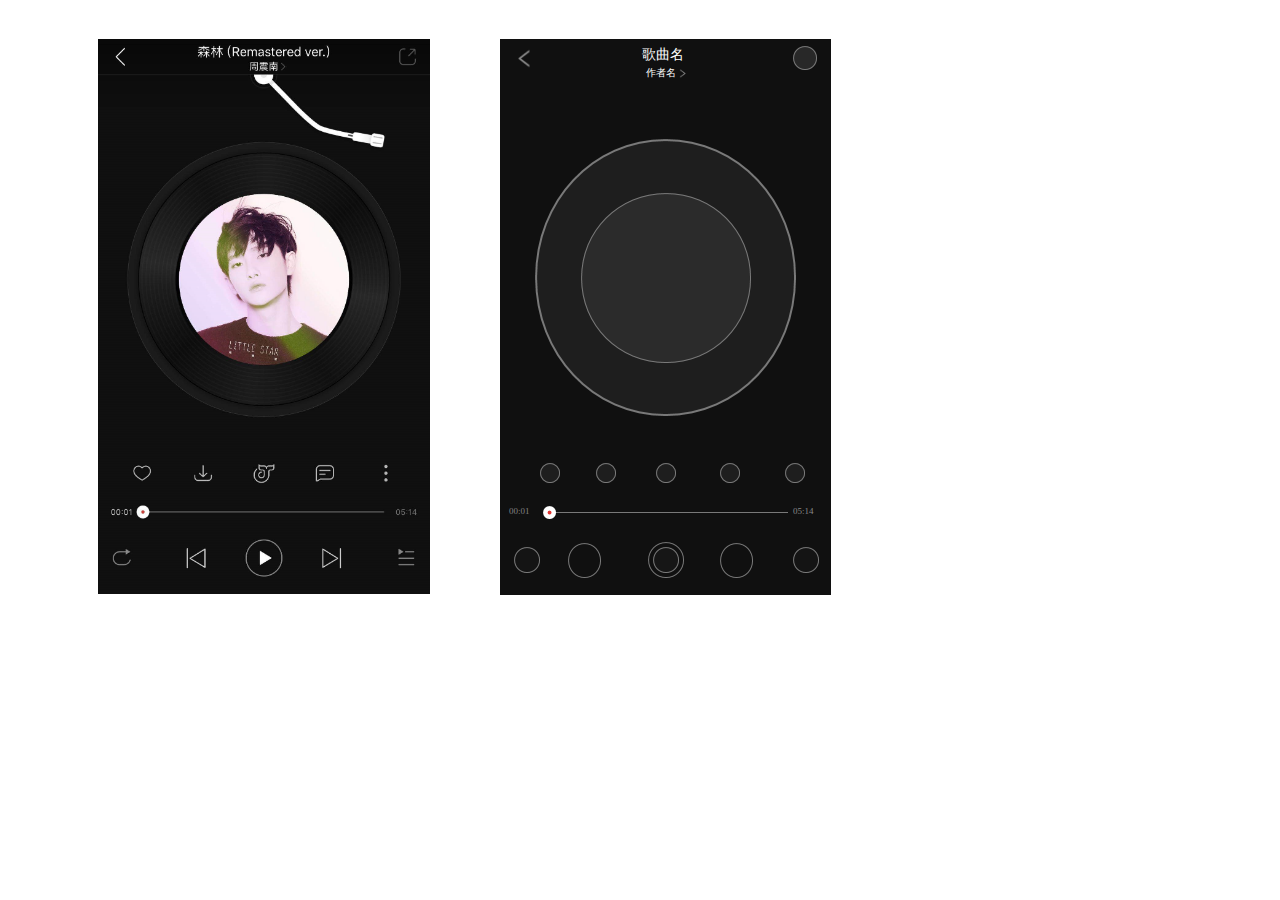
<file: index.html>
﻿<!DOCTYPE html>
<html>
  <head>
    <title>index</title>
    <meta http-equiv="X-UA-Compatible" content="IE=edge"/>
    <meta http-equiv="content-type" content="text/html; charset=utf-8"/>
    <meta name="apple-mobile-web-app-capable" content="yes"/>
    <link href="resources/css/jquery-ui-themes.css" type="text/css" rel="stylesheet"/>
    <link href="resources/css/axure_rp_page.css" type="text/css" rel="stylesheet"/>
    <link href="data/styles.css" type="text/css" rel="stylesheet"/>
    <link href="files/index/styles.css" type="text/css" rel="stylesheet"/>
    <script src="resources/scripts/jquery-1.7.1.min.js"></script>
    <script src="resources/scripts/jquery-ui-1.8.10.custom.min.js"></script>
    <script src="resources/scripts/prototypePre.js"></script>
    <script src="data/document.js"></script>
    <script src="resources/scripts/prototypePost.js"></script>
    <script src="files/index/data.js"></script>
    <script type="text/javascript">
      $axure.utils.getTransparentGifPath = function() { return 'resources/images/transparent.gif'; };
      $axure.utils.getOtherPath = function() { return 'resources/Other.html'; };
      $axure.utils.getReloadPath = function() { return 'resources/reload.html'; };
    </script>
  </head>
  <body>
    <div id="base" class="">

      <!-- Unnamed (图片) -->
      <div id="u0" class="ax_default _图片">
        <img id="u0_img" class="img " src="images/index/u0.jpg"/>
      </div>

      <!-- Unnamed (矩形) -->
      <div id="u1" class="ax_default box_1">
        <div id="u1_div" class=""></div>
      </div>

      <!-- Unnamed (椭圆形) -->
      <div id="u2" class="ax_default ellipse">
        <img id="u2_img" class="img " src="images/index/u2.png"/>
      </div>

      <!-- Unnamed (椭圆形) -->
      <div id="u3" class="ax_default ellipse">
        <img id="u3_img" class="img " src="images/index/u3.png"/>
      </div>

      <!-- Unnamed (椭圆形) -->
      <div id="u4" class="ax_default ellipse">
        <img id="u4_img" class="img " src="images/index/u4.png"/>
      </div>

      <!-- Unnamed (椭圆形) -->
      <div id="u5" class="ax_default ellipse">
        <img id="u5_img" class="img " src="images/index/u4.png"/>
      </div>

      <!-- Unnamed (椭圆形) -->
      <div id="u6" class="ax_default ellipse">
        <img id="u6_img" class="img " src="images/index/u4.png"/>
      </div>

      <!-- Unnamed (椭圆形) -->
      <div id="u7" class="ax_default ellipse">
        <img id="u7_img" class="img " src="images/index/u4.png"/>
      </div>

      <!-- Unnamed (椭圆形) -->
      <div id="u8" class="ax_default ellipse">
        <img id="u8_img" class="img " src="images/index/u4.png"/>
      </div>

      <!-- Unnamed (水平线) -->
      <div id="u9" class="ax_default line">
        <img id="u9_img" class="img " src="images/index/u9.png"/>
      </div>

      <!-- Unnamed (椭圆形) -->
      <div id="u10" class="ax_default ellipse">
        <img id="u10_img" class="img " src="images/index/u10.png"/>
      </div>

      <!-- Unnamed (椭圆形) -->
      <div id="u11" class="ax_default ellipse">
        <img id="u11_img" class="img " src="images/index/u11.png"/>
      </div>

      <!-- Unnamed (矩形) -->
      <div id="u12" class="ax_default _三级标题">
        <div id="u12_div" class=""></div>
        <div id="u12_text" class="text ">
          <p><span>00:01</span></p>
        </div>
      </div>

      <!-- Unnamed (矩形) -->
      <div id="u13" class="ax_default _三级标题">
        <div id="u13_div" class=""></div>
        <div id="u13_text" class="text ">
          <p><span>05:14</span></p>
        </div>
      </div>

      <!-- Unnamed (图片) -->
      <div id="u14" class="ax_default _图片">
        <img id="u14_img" class="img " src="images/index/u14.png"/>
      </div>

      <!-- Unnamed (椭圆形) -->
      <div id="u15" class="ax_default ellipse">
        <img id="u15_img" class="img " src="images/index/u15.png"/>
      </div>

      <!-- Unnamed (椭圆形) -->
      <div id="u16" class="ax_default ellipse">
        <img id="u16_img" class="img " src="images/index/u16.png"/>
      </div>

      <!-- Unnamed (椭圆形) -->
      <div id="u17" class="ax_default ellipse">
        <img id="u17_img" class="img " src="images/index/u17.png"/>
      </div>

      <!-- Unnamed (椭圆形) -->
      <div id="u18" class="ax_default ellipse">
        <img id="u18_img" class="img " src="images/index/u18.png"/>
      </div>

      <!-- Unnamed (椭圆形) -->
      <div id="u19" class="ax_default ellipse">
        <img id="u19_img" class="img " src="images/index/u19.png"/>
      </div>

      <!-- Unnamed (椭圆形) -->
      <div id="u20" class="ax_default ellipse">
        <img id="u20_img" class="img " src="images/index/u19.png"/>
      </div>

      <!-- Unnamed (椭圆形) -->
      <div id="u21" class="ax_default ellipse">
        <img id="u21_img" class="img " src="images/index/u18.png"/>
      </div>

      <!-- Unnamed (矩形) -->
      <div id="u22" class="ax_default _一级标题">
        <div id="u22_div" class=""></div>
        <div id="u22_text" class="text ">
          <p><span>歌曲名</span></p>
        </div>
      </div>

      <!-- Unnamed (矩形) -->
      <div id="u23" class="ax_default _一级标题">
        <div id="u23_div" class=""></div>
        <div id="u23_text" class="text ">
          <p><span>作者名</span></p>
        </div>
      </div>

      <!-- Unnamed (图片) -->
      <div id="u24" class="ax_default _图片">
        <img id="u24_img" class="img " src="images/index/u14.png"/>
      </div>
    </div>
  </body>
</html>
</file>
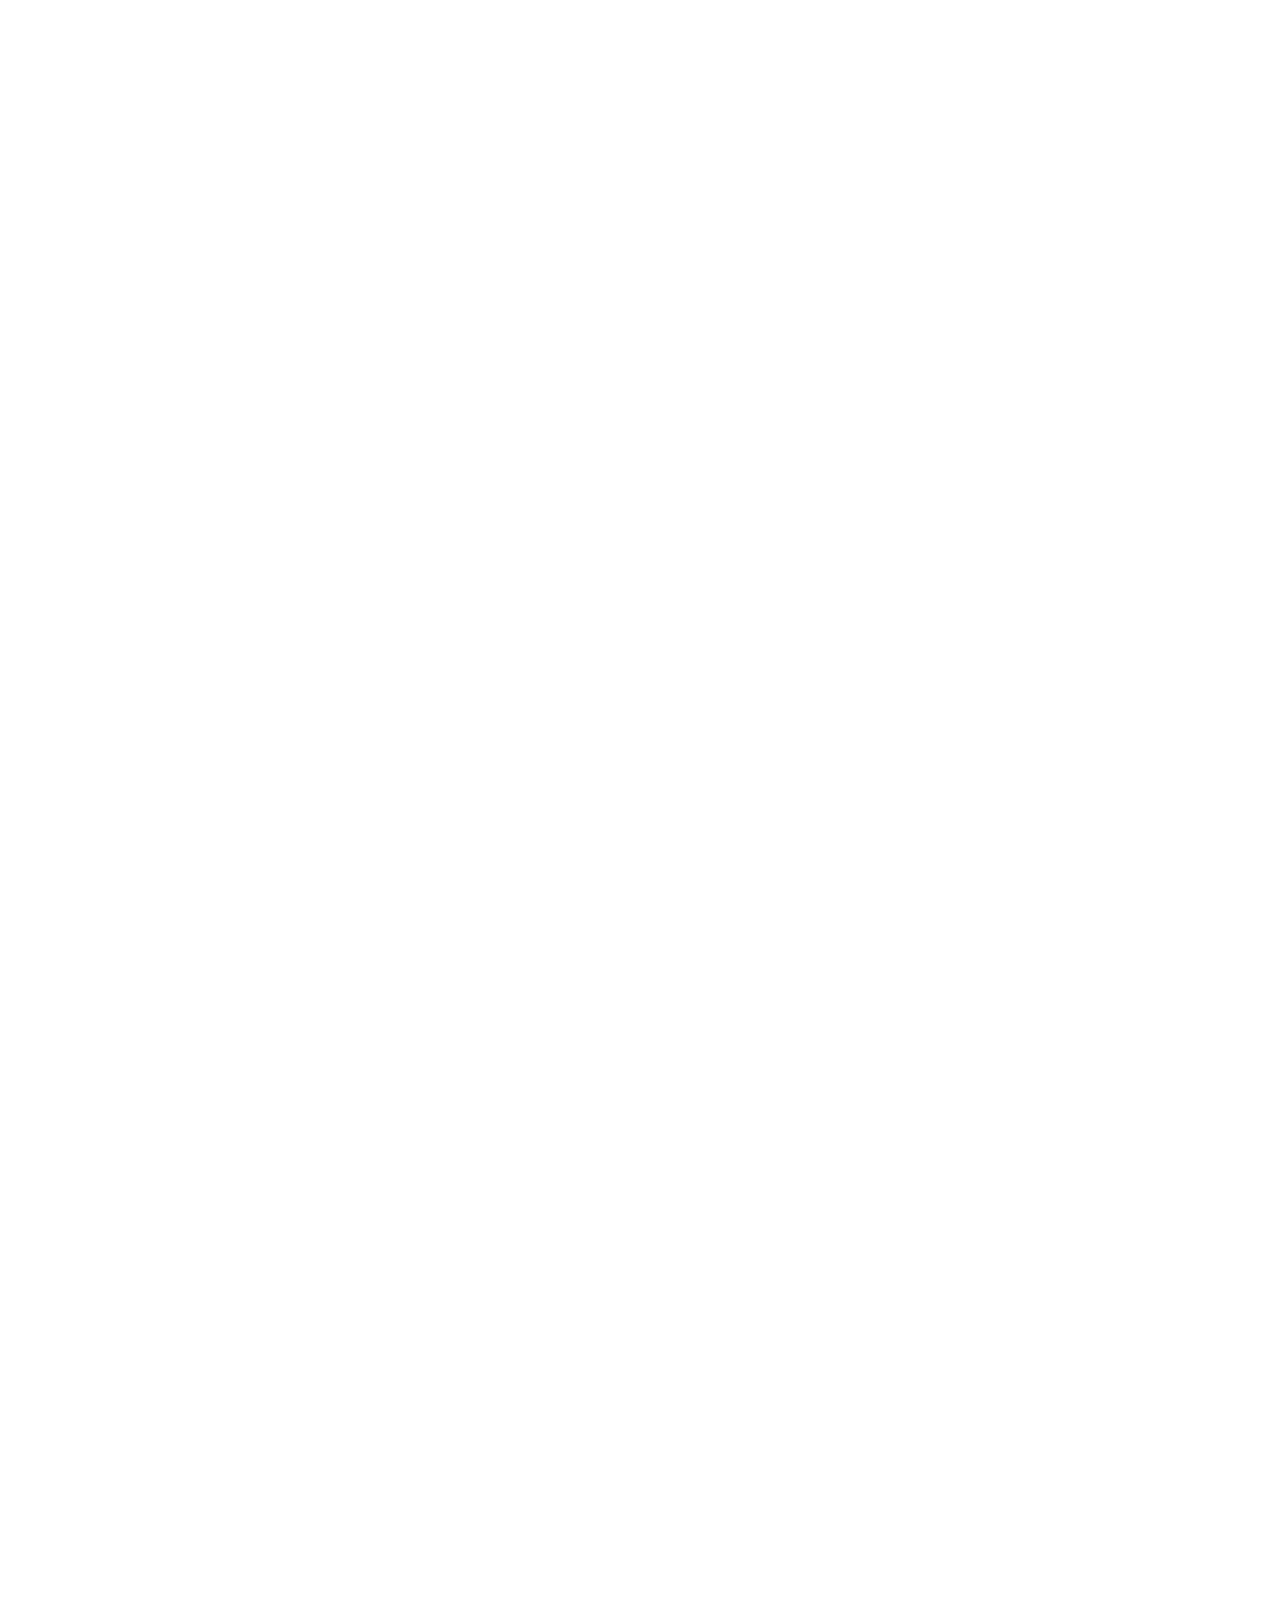
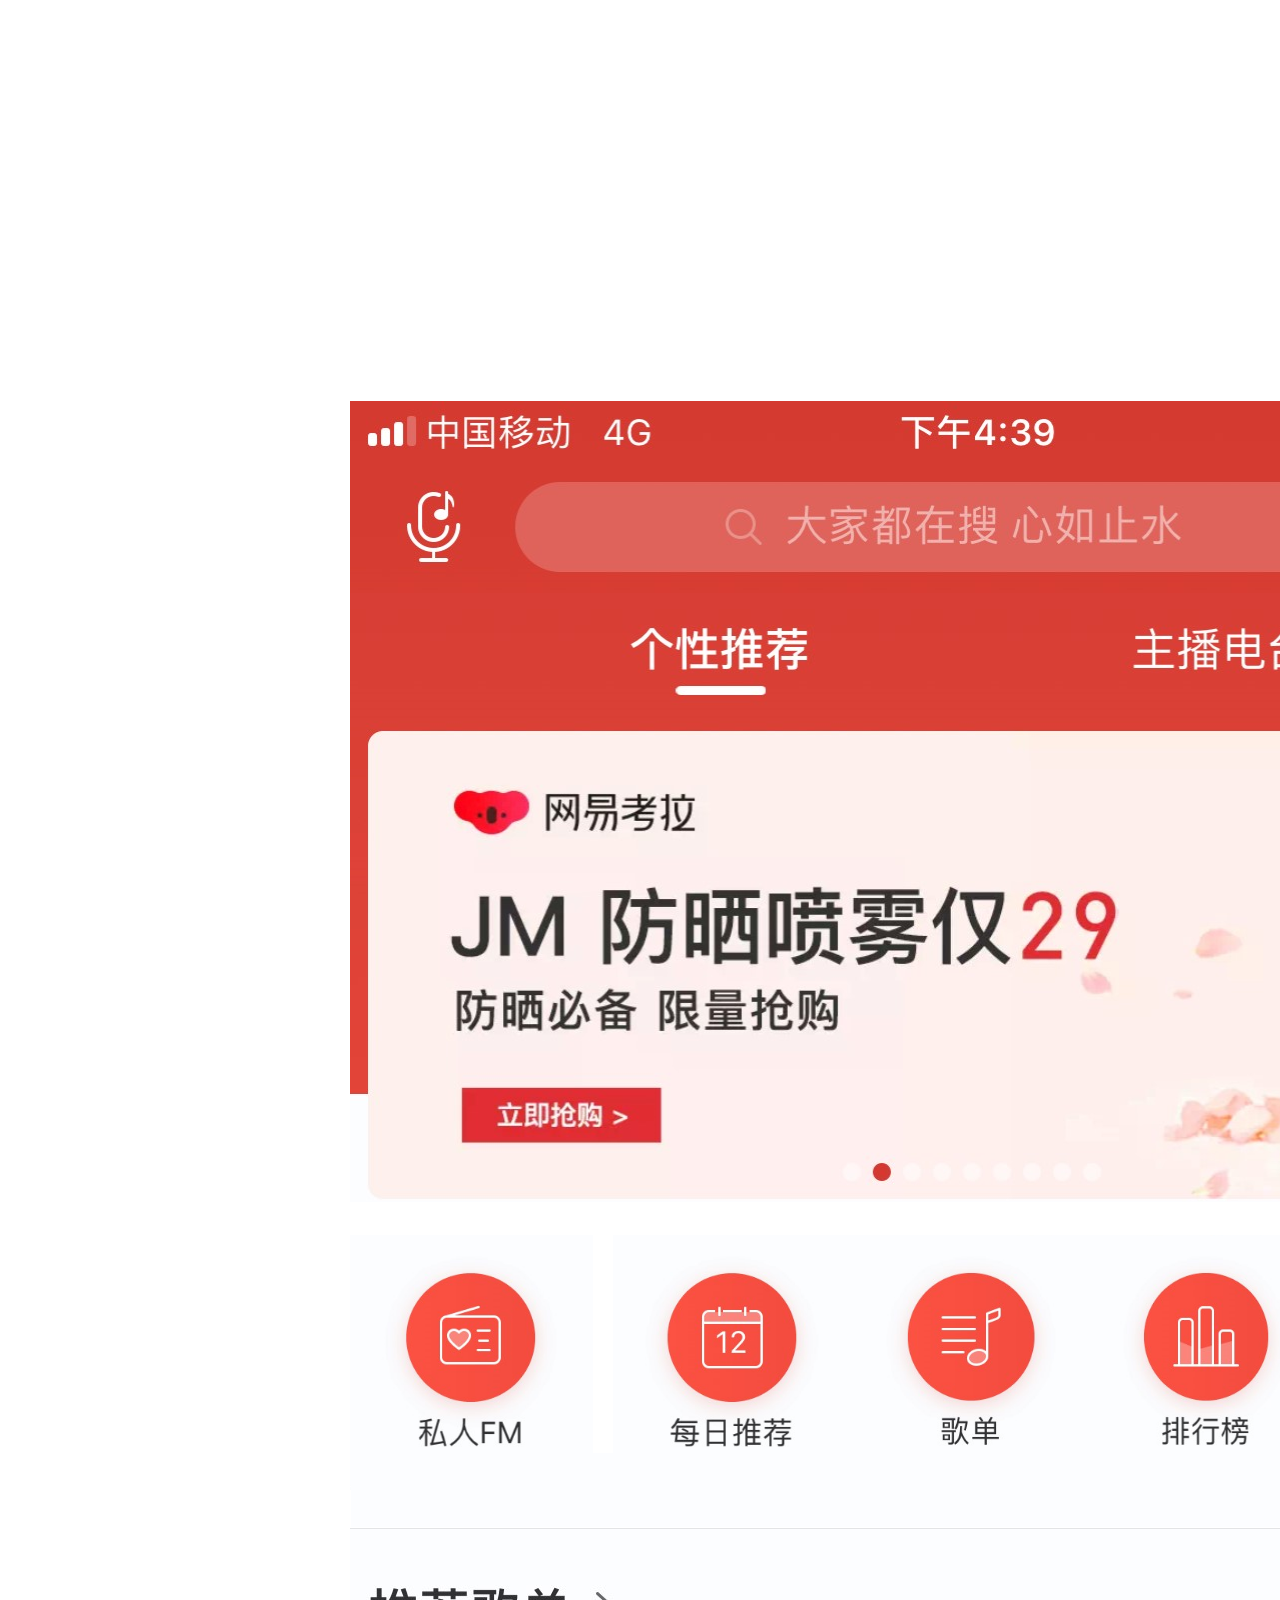
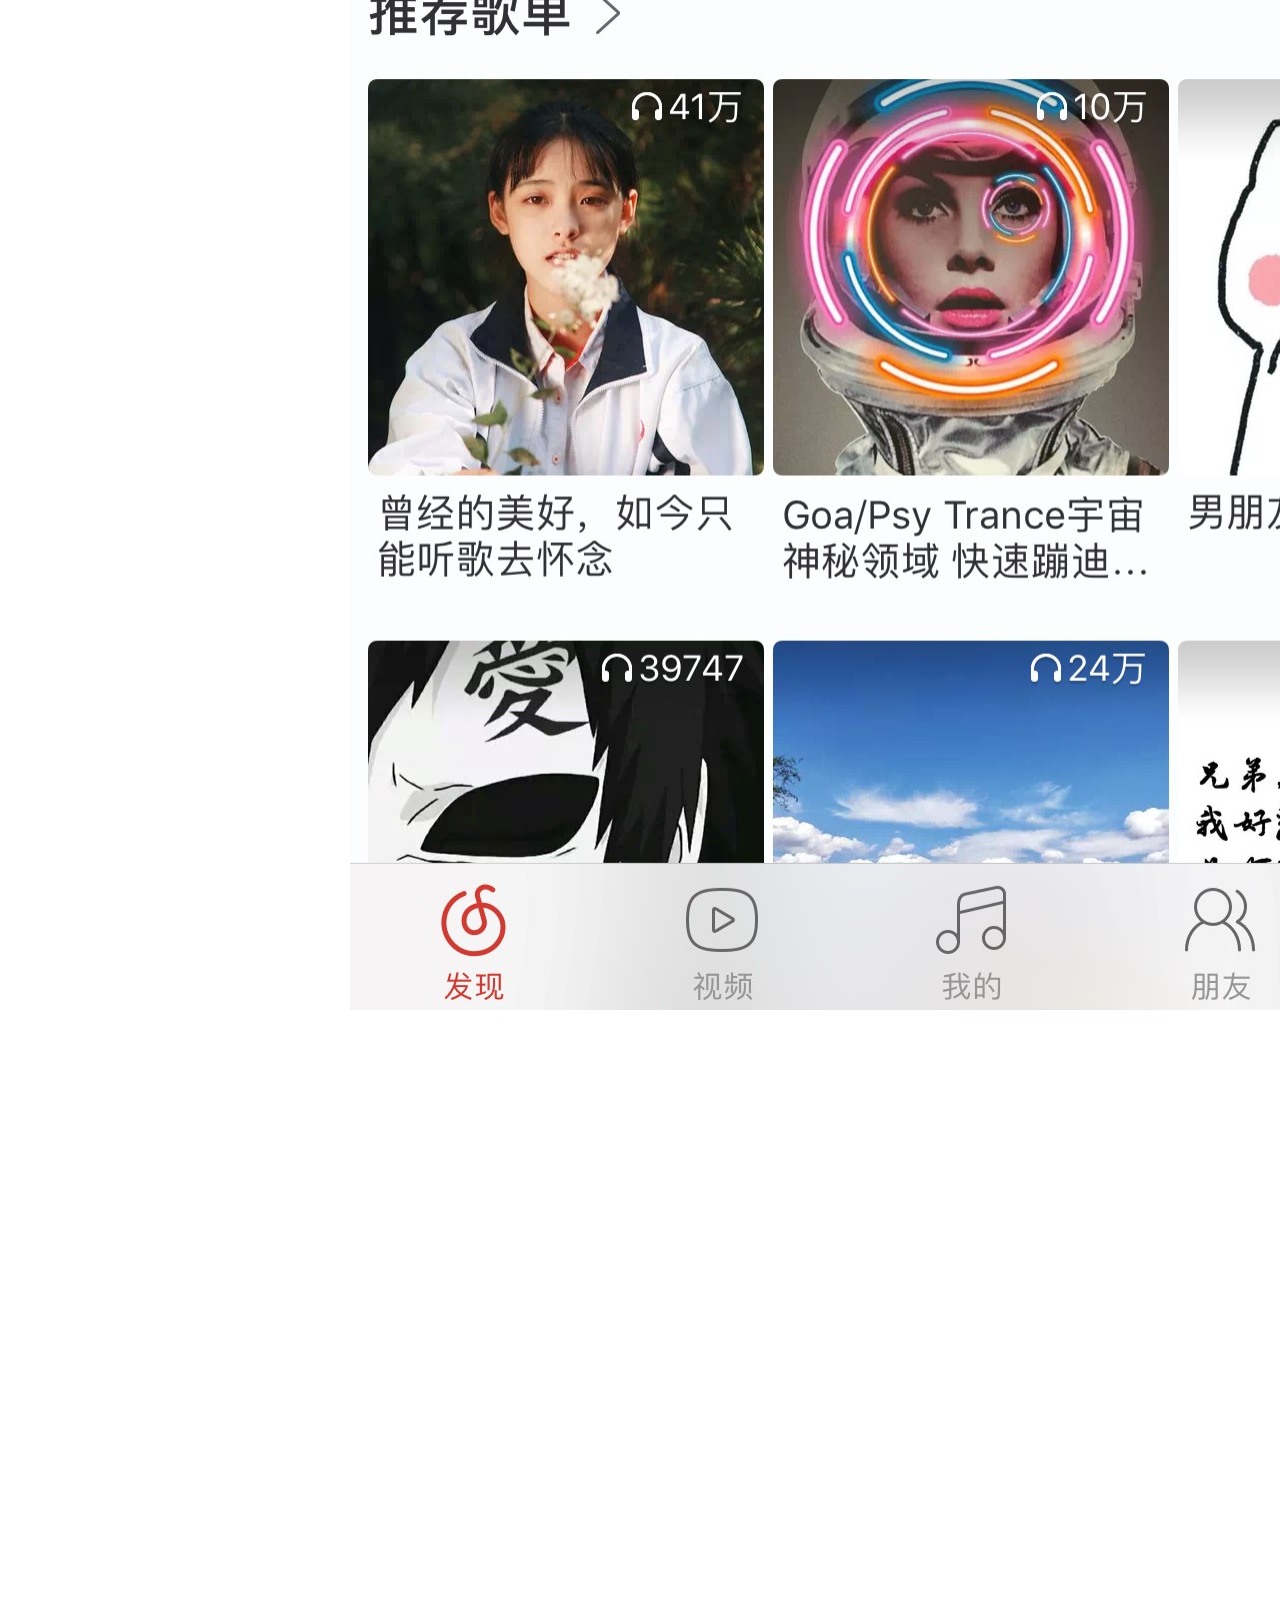
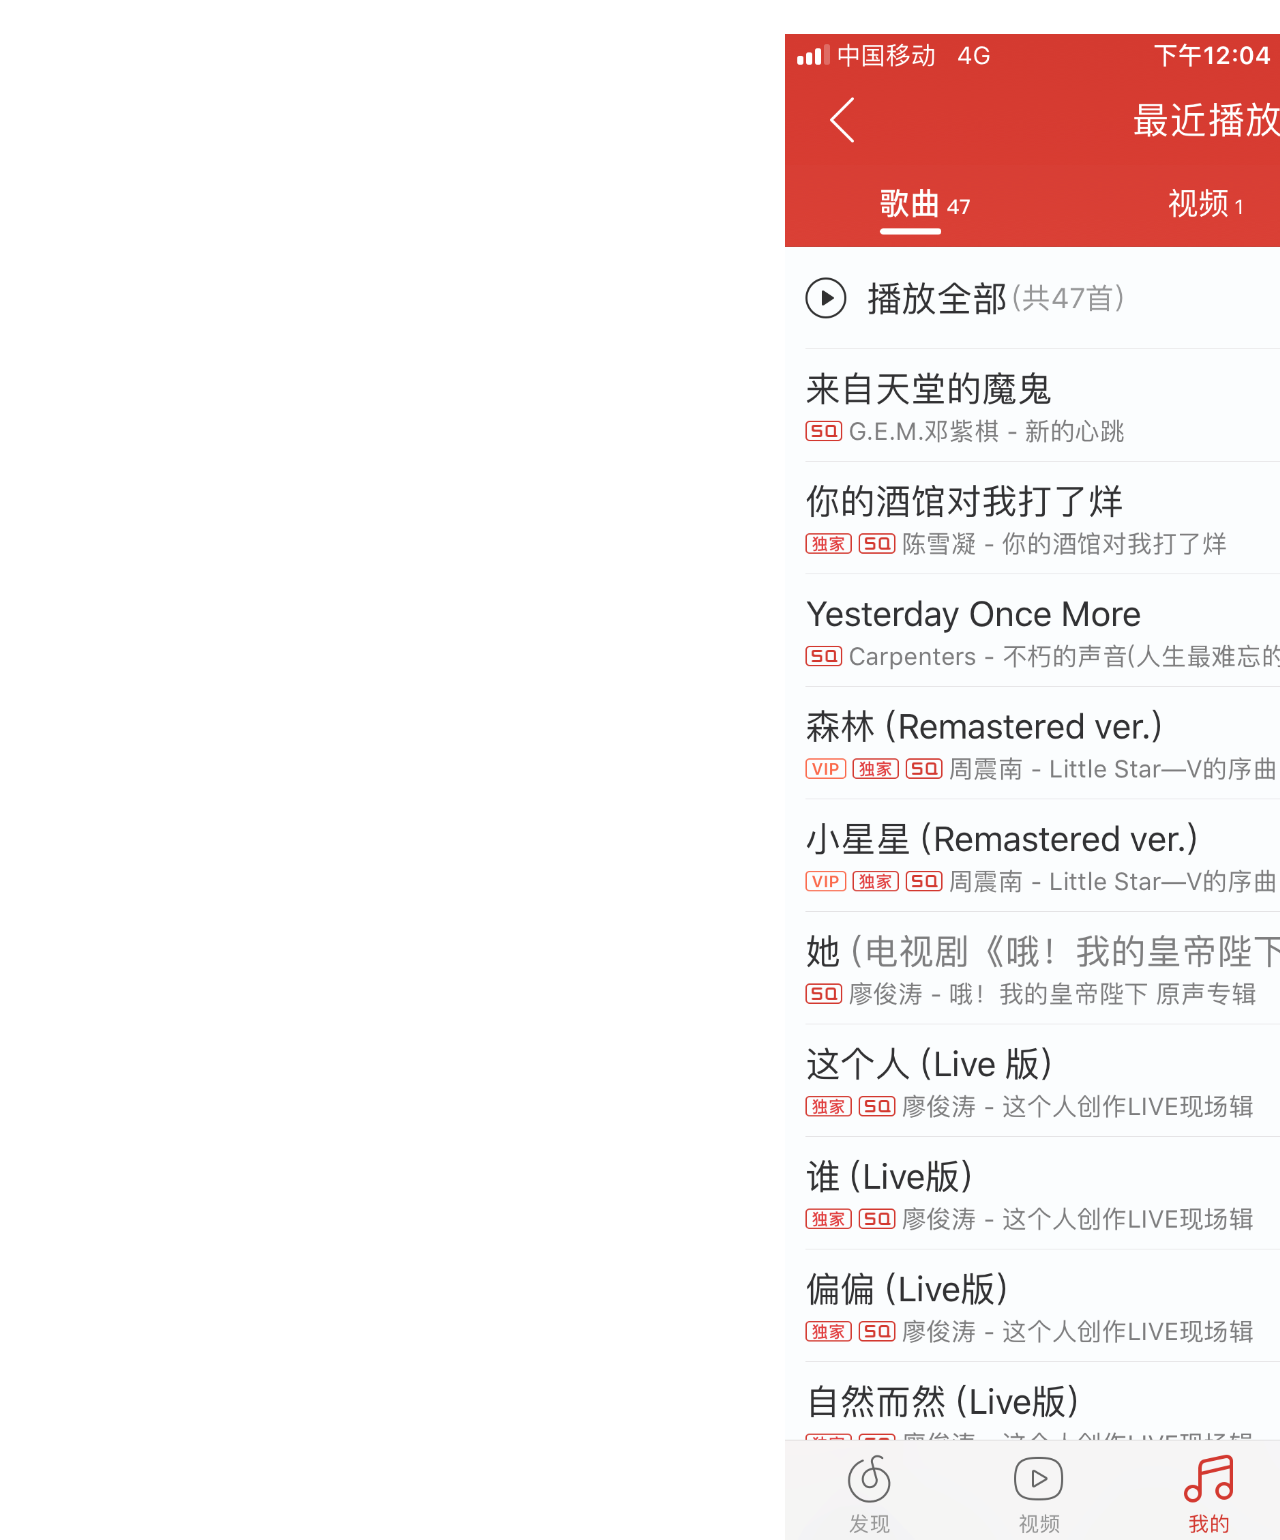
<file: page2.html>
﻿<!DOCTYPE html>
<html>
  <head>
    <title>page2</title>
    <meta http-equiv="X-UA-Compatible" content="IE=edge"/>
    <meta http-equiv="content-type" content="text/html; charset=utf-8"/>
    <meta name="apple-mobile-web-app-capable" content="yes"/>
    <link href="resources/css/jquery-ui-themes.css" type="text/css" rel="stylesheet"/>
    <link href="resources/css/axure_rp_page.css" type="text/css" rel="stylesheet"/>
    <link href="data/styles.css" type="text/css" rel="stylesheet"/>
    <link href="files/page2/styles.css" type="text/css" rel="stylesheet"/>
    <script src="resources/scripts/jquery-1.7.1.min.js"></script>
    <script src="resources/scripts/jquery-ui-1.8.10.custom.min.js"></script>
    <script src="resources/scripts/prototypePre.js"></script>
    <script src="data/document.js"></script>
    <script src="resources/scripts/prototypePost.js"></script>
    <script src="files/page2/data.js"></script>
    <script type="text/javascript">
      $axure.utils.getTransparentGifPath = function() { return 'resources/images/transparent.gif'; };
      $axure.utils.getOtherPath = function() { return 'resources/Other.html'; };
      $axure.utils.getReloadPath = function() { return 'resources/reload.html'; };
    </script>
  </head>
  <body>
    <div id="base" class="">

      <!-- Unnamed (图片) -->
      <div id="u25" class="ax_default _图片">
        <img id="u25_img" class="img " src="images/page2/u25.png"/>
      </div>

      <!-- Unnamed (图片) -->
      <div id="u26" class="ax_default _图片">
        <img id="u26_img" class="img " src="images/page2/u26.png"/>
      </div>

      <!-- Unnamed (图片) -->
      <div id="u27" class="ax_default _图片">
        <img id="u27_img" class="img " src="images/page2/u27.png"/>
      </div>

      <!-- Unnamed (图片) -->
      <div id="u28" class="ax_default _图片">
        <img id="u28_img" class="img " src="images/page2/u28.png"/>
      </div>

      <!-- Unnamed (图片) -->
      <div id="u29" class="ax_default _图片">
        <img id="u29_img" class="img " src="images/page2/u29.png"/>
      </div>

      <!-- Unnamed (图片) -->
      <div id="u30" class="ax_default _图片">
        <img id="u30_img" class="img " src="images/page2/u30.png"/>
      </div>

      <!-- Unnamed (图片) -->
      <div id="u31" class="ax_default _图片">
        <img id="u31_img" class="img " src="images/page2/u31.png"/>
      </div>

      <!-- Unnamed (图片) -->
      <div id="u32" class="ax_default _图片">
        <img id="u32_img" class="img " src="images/page2/u32.png"/>
      </div>

      <!-- Unnamed (图片) -->
      <div id="u33" class="ax_default _图片">
        <img id="u33_img" class="img " src="images/page2/u33.png"/>
      </div>

      <!-- Unnamed (图片) -->
      <div id="u34" class="ax_default _图片">
        <img id="u34_img" class="img " src="images/page2/u34.png"/>
      </div>

      <!-- Unnamed (图片) -->
      <div id="u35" class="ax_default _图片">
        <img id="u35_img" class="img " src="images/page2/u35.png"/>
      </div>

      <!-- Unnamed (图片) -->
      <div id="u36" class="ax_default _图片">
        <img id="u36_img" class="img " src="images/page2/u36.png"/>
      </div>

      <!-- Unnamed (图片) -->
      <div id="u37" class="ax_default _图片">
        <img id="u37_img" class="img " src="images/page2/u37.png"/>
      </div>

      <!-- Unnamed (图片) -->
      <div id="u38" class="ax_default _图片">
        <img id="u38_img" class="img " src="images/page2/u38.png"/>
      </div>

      <!-- Unnamed (图片) -->
      <div id="u39" class="ax_default _图片">
        <img id="u39_img" class="img " src="images/page2/u39.png"/>
      </div>

      <!-- Unnamed (图片) -->
      <div id="u40" class="ax_default _图片">
        <img id="u40_img" class="img " src="images/page2/u40.png"/>
      </div>

      <!-- Unnamed (图片) -->
      <div id="u41" class="ax_default _图片">
        <img id="u41_img" class="img " src="images/page2/u41.png"/>
      </div>

      <!-- Unnamed (图片) -->
      <div id="u42" class="ax_default _图片">
        <img id="u42_img" class="img " src="images/page2/u42.png"/>
      </div>

      <!-- Unnamed (图片) -->
      <div id="u43" class="ax_default _图片">
        <img id="u43_img" class="img " src="images/page2/u43.png"/>
      </div>

      <!-- Unnamed (图片) -->
      <div id="u44" class="ax_default _图片">
        <img id="u44_img" class="img " src="images/page2/u44.png"/>
      </div>

      <!-- Unnamed (图片) -->
      <div id="u45" class="ax_default _图片">
        <img id="u45_img" class="img " src="images/page2/u39.png"/>
      </div>

      <!-- Unnamed (图片) -->
      <div id="u46" class="ax_default _图片">
        <img id="u46_img" class="img " src="images/page2/u46.png"/>
      </div>

      <!-- Unnamed (图片) -->
      <div id="u47" class="ax_default _图片">
        <img id="u47_img" class="img " src="images/page2/u47.png"/>
      </div>

      <!-- Unnamed (图片) -->
      <div id="u48" class="ax_default _图片">
        <img id="u48_img" class="img " src="images/page2/u48.png"/>
      </div>

      <!-- Unnamed (图片) -->
      <div id="u49" class="ax_default _图片">
        <img id="u49_img" class="img " src="images/page2/u39.png"/>
      </div>

      <!-- Unnamed (图片) -->
      <div id="u50" class="ax_default _图片">
        <img id="u50_img" class="img " src="images/page2/u50.png"/>
      </div>

      <!-- Unnamed (图片) -->
      <div id="u51" class="ax_default _图片">
        <img id="u51_img" class="img " src="images/page2/u51.png"/>
      </div>

      <!-- Unnamed (图片) -->
      <div id="u52" class="ax_default _图片">
        <img id="u52_img" class="img " src="images/page2/u52.png"/>
      </div>

      <!-- Unnamed (图片) -->
      <div id="u53" class="ax_default _图片">
        <img id="u53_img" class="img " src="images/page2/u53.png"/>
      </div>

      <!-- Unnamed (图片) -->
      <div id="u54" class="ax_default _图片">
        <img id="u54_img" class="img " src="images/page2/u54.png"/>
      </div>

      <!-- Unnamed (图片) -->
      <div id="u55" class="ax_default _图片">
        <img id="u55_img" class="img " src="images/page2/u55.png"/>
      </div>

      <!-- Unnamed (图片) -->
      <div id="u56" class="ax_default _图片">
        <img id="u56_img" class="img " src="images/page2/u56.png"/>
      </div>

      <!-- Unnamed (图片) -->
      <div id="u57" class="ax_default _图片">
        <img id="u57_img" class="img " src="images/page2/u57.png"/>
      </div>

      <!-- Unnamed (图片) -->
      <div id="u58" class="ax_default _图片">
        <img id="u58_img" class="img " src="images/page2/u56.png"/>
      </div>

      <!-- Unnamed (图片) -->
      <div id="u59" class="ax_default _图片">
        <img id="u59_img" class="img " src="images/page2/u57.png"/>
      </div>

      <!-- Unnamed (矩形) -->
      <div id="u60" class="ax_default box_1">
        <img id="u60_img" class="img " src="images/page2/u60.png"/>
      </div>

      <!-- Unnamed (矩形) -->
      <div id="u61" class="ax_default box_1">
        <img id="u61_img" class="img " src="images/page2/u61.png"/>
      </div>

      <!-- Unnamed (矩形) -->
      <div id="u62" class="ax_default _一级标题">
        <div id="u62_div" class=""></div>
        <div id="u62_text" class="text ">
          <p><span>分类歌单</span></p>
        </div>
      </div>

      <!-- Unnamed (图片) -->
      <div id="u63" class="ax_default _图片">
        <img id="u63_img" class="img " src="images/page2/u63.png"/>
      </div>

      <!-- Unnamed (图片) -->
      <div id="u64" class="ax_default _图片">
        <img id="u64_img" class="img " src="images/page2/u64.png"/>
      </div>

      <!-- Unnamed (图片) -->
      <div id="u65" class="ax_default _图片">
        <img id="u65_img" class="img " src="images/page2/u65.png"/>
      </div>

      <!-- Unnamed (图片) -->
      <div id="u66" class="ax_default _图片">
        <img id="u66_img" class="img " src="images/page2/u66.png"/>
      </div>

      <!-- Unnamed (图片) -->
      <div id="u67" class="ax_default _图片">
        <img id="u67_img" class="img " src="images/page2/u27.png"/>
      </div>

      <!-- Unnamed (矩形) -->
      <div id="u68" class="ax_default box_1">
        <div id="u68_div" class=""></div>
      </div>

      <!-- Unnamed (图片) -->
      <div id="u69" class="ax_default _图片">
        <img id="u69_img" class="img " src="images/page2/u69.png"/>
      </div>

      <!-- Unnamed (图片) -->
      <div id="u70" class="ax_default _图片">
        <img id="u70_img" class="img " src="images/page2/u53.png"/>
      </div>

      <!-- Unnamed (图片) -->
      <div id="u71" class="ax_default _图片">
        <img id="u71_img" class="img " src="images/page2/u71.png"/>
      </div>

      <!-- Unnamed (图片) -->
      <div id="u72" class="ax_default _图片">
        <img id="u72_img" class="img " src="images/page2/u72.png"/>
      </div>

      <!-- Unnamed (图片) -->
      <div id="u73" class="ax_default _图片">
        <img id="u73_img" class="img " src="images/page2/u73.png"/>
      </div>

      <!-- Unnamed (图片) -->
      <div id="u74" class="ax_default _图片">
        <img id="u74_img" class="img " src="images/page2/u74.png"/>
      </div>

      <!-- Unnamed (图片) -->
      <div id="u75" class="ax_default _图片">
        <img id="u75_img" class="img " src="images/page2/u75.png"/>
      </div>

      <!-- Unnamed (图片) -->
      <div id="u76" class="ax_default _图片">
        <img id="u76_img" class="img " src="images/page2/u76.png"/>
      </div>

      <!-- Unnamed (图片) -->
      <div id="u77" class="ax_default _图片">
        <img id="u77_img" class="img " src="images/page2/u77.png"/>
      </div>

      <!-- Unnamed (图片) -->
      <div id="u78" class="ax_default _图片">
        <img id="u78_img" class="img " src="images/page2/u78.png"/>
      </div>

      <!-- Unnamed (图片) -->
      <div id="u79" class="ax_default _图片">
        <img id="u79_img" class="img " src="images/page2/u79.png"/>
      </div>

      <!-- Unnamed (图片) -->
      <div id="u80" class="ax_default _图片">
        <img id="u80_img" class="img " src="images/page2/u80.png"/>
      </div>

      <!-- Unnamed (图片) -->
      <div id="u81" class="ax_default _图片">
        <img id="u81_img" class="img " src="images/page2/u81.png"/>
      </div>

      <!-- Unnamed (图片) -->
      <div id="u82" class="ax_default _图片">
        <img id="u82_img" class="img " src="images/page2/u72.png"/>
      </div>

      <!-- Unnamed (图片) -->
      <div id="u83" class="ax_default _图片">
        <img id="u83_img" class="img " src="images/page2/u77.png"/>
      </div>

      <!-- Unnamed (图片) -->
      <div id="u84" class="ax_default _图片">
        <img id="u84_img" class="img " src="images/page2/u73.png"/>
      </div>
    </div>
  </body>
</html>
</file>
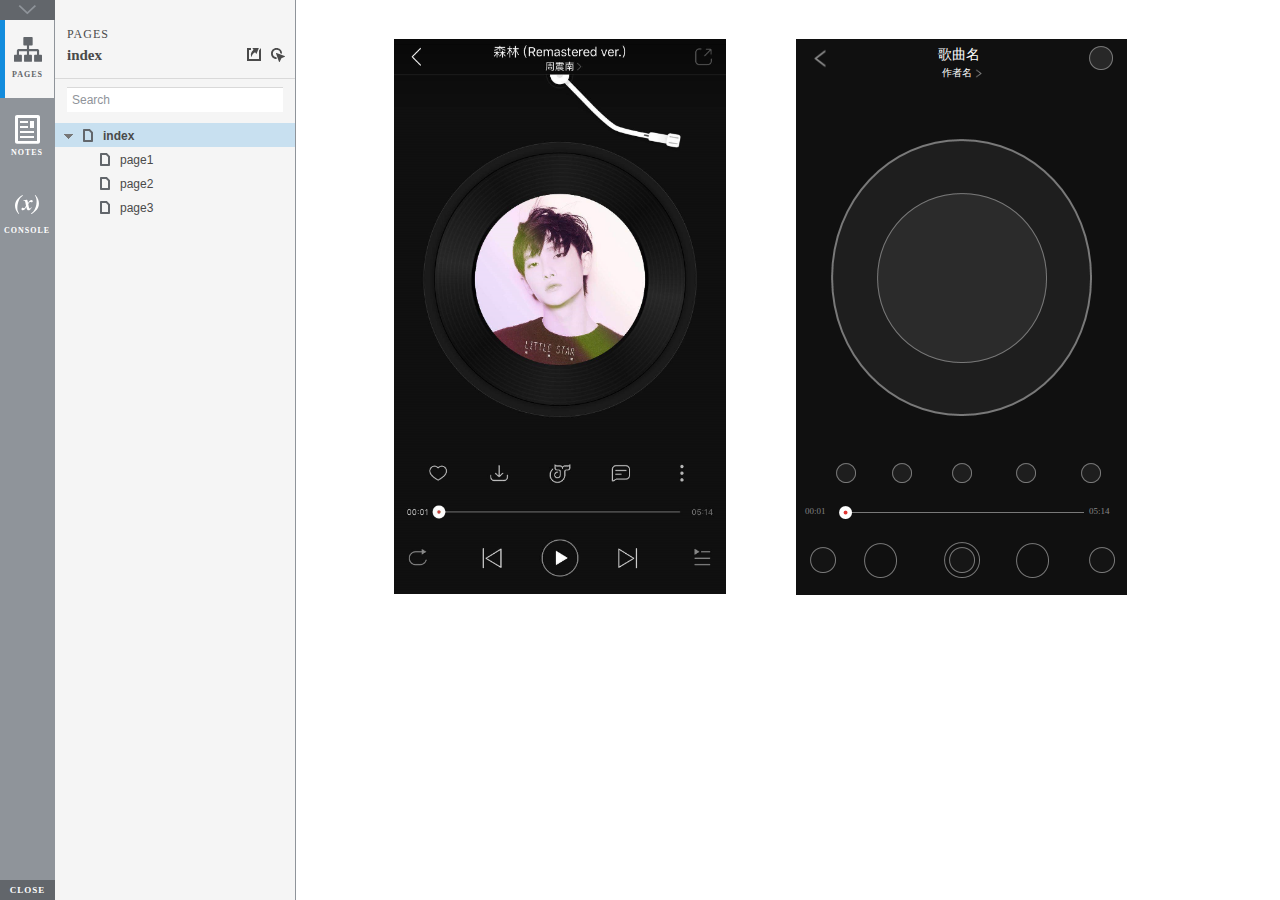
<file: start.html>
<!DOCTYPE html>
<html xmlns="http://www.w3.org/1999/xhtml" xml:lang="en" lang="en">
<head>
    <title>Untitled Document</title>
    <meta http-equiv="X-UA-Compatible" content="IE=edge"/>
    <meta http-equiv="content-type" content="text/html; charset=utf-8" />
    <meta name="viewport" content="width=device-width, initial-scale=1.0" />
    <meta name="apple-mobile-web-app-capable" content="yes" />
    <link type="text/css" href="resources/css/reset.css" rel="Stylesheet" />
    <link type="text/css" href="resources/css/default.css" rel="Stylesheet" />
    <!--<link href='https://fonts.googleapis.com/css?family=Nunito:300' rel='stylesheet' type='text/css'>-->

    <script type="text/javascript">
        if (location.href.toString().indexOf('file://localhost/') == 0) {
            location.href = location.href.toString().replace('file://localhost/', 'file:///');
        }
    </script>

    <!-- 8.0.0.3382 -->
<script src="resources/scripts/jquery-1.7.1.min.js"></script>
<script src="resources/scripts/startPre.js"></script>
<script src="data/document.js"></script>

    <style type="text/css">

#outerContainer {
	width:1000px;
	height:1500px;
}

.vsplitbar {
    width: 3px;
    /*background: #B9B9B9;*/
    border-right: 1px solid #8f949a;
}

.vsplitbar:hover, .vsplitbar.active {
    background: #8f949a;
}

#rightPanel {
    background-color: White;
}

/*#leftPanel {
    min-width: 120px;
}*/

.splitterMask {
   position:absolute;
   top: 0;
   left: 0;
   width: 100%;
   height: 100%;
   overflow: hidden;
   background-image: url(resources/images/transparent.gif);
   z-index: 20000;
}

    </style>
    <script type="text/javascript" language="JavaScript"><!--
        var SITEMAP_COLLAPSE_VAR_NAME = 'c';
        var PLUGIN_VAR_NAME = 'g';
        var FOOTNOTES_VAR_NAME = 'fn';
        var ADAPTIVE_VIEW_VAR_NAME = 'view';
        var lastLeftPanelWidth = 295;
        var toolBarOnly = true;

        // isolate scope
        (function() {
            setUpController();
            
            var configuration = $axure.document.configuration;
            var _settings = {};
            _settings.projectId = configuration.prototypeId;
            _settings.isAxshare = configuration.isAxshare;
            _settings.loadFeedbackPlugin = configuration.loadFeedbackPlugin;
            var cHash = getHashStringVar(SITEMAP_COLLAPSE_VAR_NAME);
            _settings.startCollapsed = cHash == "1";
            if(cHash == "2") closePlayer();
            var gHash = getHashStringVar(PLUGIN_VAR_NAME);
            if(gHash == "") gHash = 1;
            _settings.startPluginGid = gHash;

            $axure.player.settings = _settings;

            $(window).bind('load', function() {
                if(CHROME_5_LOCAL && !$('body').attr('pluginDetected')) {
                    window.location = 'resources/chrome/chrome.html';
                }
            });

            $(document).ready(function() {
                $axure.page.bind('load.start', mainFrame_onload);
                $axure.messageCenter.addMessageListener(messageCenter_message);

                $(document).on('pluginShown', function (event, data) {
                    setVarInCurrentUrlHash('g', data ? data : '');
                });

                $(document).on('pluginCreated', function(event, data) {
                    if($axure.player.settings.startPluginGid == data) {
                        $axure.player.showPlugin(data);
                    }
                });

                if($axure.player.settings.loadFeedbackPlugin) {
                    if($axure.player.settings.isAxshare) {
                        $axure.utils.loadJS('/Scripts/plugins/feedback/feedback8.js');
                    } else {
                        $axure.utils.loadJS('http://share.axure.com/Scripts/plugins/feedback/feedback8.js');
                    }
                }

                if(navigator.userAgent.indexOf("MSIE") >= 0) $('#outerContainer').width('100%');
                initialize();
                if($axure.player.settings.startCollapsed) $('#outerContainer').splitter({ sizeLeft: 0 });
                else $('#outerContainer').splitter({ sizeLeft: lastLeftPanelWidth });
                $('#leftPanel').width(lastLeftPanelWidth);
                
                $(window).resize(function() { resizeContent(); });

                $('#maximizePanelContainer').hide();

                initializeLogo();

                $(window).resize();
                resizeContent();
                
                $axure.player.collapseToBar();

                if($axure.player.settings.startCollapsed) {
                    collapse();
                    $('#leftPanel').width(0);
                }

                if(MOBILE_DEVICE) {
                    $('#interfaceControlFrameMinimizeContainer').height('45px');
                    $('#interfaceControlFrameMinimizeContainer a').height('45px');
                    $('#interfaceControlFrameHeaderContainer').css('margin-top','45px');
                    $('#interfaceControlFrameCloseContainer a').css('padding','10px 0px');
                    $('#maximizePanelContainer').height('45px');//.css('top','inherit').css('bottom','0px');

                    $('body').removeClass('hashover');

                    if(IOS) {
                        $('#rightPanel').css('overflow', 'auto').css('-webkit-overflow-scrolling', 'touch').css('-ms-overflow-x', 'hidden');

                        window.addEventListener("orientationchange", function() {
                            var viewport = document.querySelector("meta[name=viewport]");
                            //so iOS doesn't zoom when switching back to portrait
                            viewport.setAttribute('content', 'width=device-width, initial-scale=1.0, maximum-scale=1.0');
                            viewport.setAttribute('content', 'width=device-width, initial-scale=1.0');
                            resizeContent();
                        }, false);

                        $axure.page.bind('load.start', function() {
                            resizeContent();
                        });
                    }
                }

            });

            function initialize() {
                var legacyQString = getQueryString("Page");
                if (legacyQString.length > 0) {
                    location.href = location.href.substring(0, location.href.indexOf("?")) + "#p=" + legacyQString;
                    return;
                }

                var mainFrame = document.getElementById("mainFrame");
                //if it's local file on safari, test if we can access mainframe after its loaded
                if(SAFARI && document.location.href.indexOf('file://') >= 0) {
                    $(mainFrame).load(function () {
                        var canAccess;
                        try {
                            var mainFrameWindow = mainFrame.contentWindow || mainFrame.contentDocument;
                            mainFrameWindow['safari_file_CORS'] = 'Y';
                            canAccess = mainFrameWindow['safari_file_CORS'] === 'Y';
                        } catch(err) {
                            canAccess = false;
                        }

                        if(!canAccess) window.location = 'resources/chrome/safari.html';
                    });
                }

                mainFrame.contentWindow.location.href = getInitialUrl();
            }

            function initializeLogo() {
                if($axure.document.configuration.logoImagePath) {
                    var image = new Image();
                    image.onload = function() {
                        $('#logoImage').css('max-width', this.width + 'px');
                        $axure.player.resizeContent();
                    };
                    image.src = $axure.document.configuration.logoImagePath;
                
                    $('#interfaceControlFrameLogoImageContainer').html('<img id="logoImage" src="" />');
                    $('#logoImage').attr('src', $axure.document.configuration.logoImagePath).load(function() { resizeContent(); });
                } else $('#interfaceControlFrameLogoImageContainer').hide();

                if ($axure.document.configuration.logoImageCaption) {
                    $('#interfaceControlFrameLogoCaptionContainer').html($axure.document.configuration.logoImageCaption);
                } else $('#interfaceControlFrameLogoCaptionContainer').hide();

                if(!$('#interfaceControlFrameLogoImageContainer').is(':visible') && !$('#interfaceControlFrameLogoCaptionContainer').is(':visible')) {
                    $('#interfaceControlFrameLogoContainer').hide();
                }
            }

            var resizeContent = $axure.player.resizeContent = function() {
                var newHeight = $(window).height();
                var newWidth = $(window).width();

                var controlContainerHeight = newHeight;// - 30;
                if($('#interfaceControlFrameLogoContainer').is(':visible')) controlContainerHeight -= $('#interfaceControlFrameLogoContainer').outerHeight();// + 16;

                $('#outerContainer').height(newHeight).width(newWidth);
                $('.vsplitbar').height(newHeight);
                $('#leftPanel').height(newHeight);
                $('#interfaceControlFrame').height(newHeight);
                $('#interfaceControlFrameContainer').height(newHeight);
                $('#interfaceControlFrameHostContainer').height(controlContainerHeight);

                $('#rightPanel').height(newHeight);
                $('#mainFrame').height(newHeight);

                if($('#leftPanel').is(':visible')) $('#rightPanel').width($(window).width() - $('#leftPanel').width() - 1);// $('.vsplitbar').width());
                else $('#rightPanel').width($(window).width());

                $(document).trigger('ContainerHeightChange',[controlContainerHeight]);

                if(MOBILE_DEVICE) {
                    if(!(getHashStringVar(ADAPTIVE_VIEW_VAR_NAME).length > 0)) $axure.messageCenter.postMessage('setAdaptiveViewForSize', {'width':newWidth, 'height':$('#rightPanel').height()});
                }
            }

            var collapseToBar = $axure.player.collapseToBar = function() {
                lastLeftPanelWidth = $('#leftPanel').width();
                $('#leftPanel').width('55px');
                $('.vsplitbar').hide();
                $('#rightPanel').width($(window).width() - $('#leftPanel').width());
                $(window).resize();
                $('#outerContainer').trigger('resize');
                toolBarOnly = true;
            }

            var expandFromBar = $axure.player.expandFromBar = function() {
                if($('.vsplitbar').is(':visible')) return;

                $('#leftPanel').width(lastLeftPanelWidth);
                $('.vsplitbar').show();
                $('#rightPanel').width($(window).width() - $('#leftPanel').width() - 1);// $('.vsplitbar').width());
                $(window).resize();
                $('#outerContainer').trigger('resize');
                toolBarOnly = false;
            }

        })();

        function messageCenter_message(message, data) {
            if(message == 'expandFrame') expand();
            else if(message == 'getCollapseFrameOnLoad' && $axure.player.settings.startCollapsed && !MOBILE_DEVICE) $axure.messageCenter.postMessage('collapseFrameOnLoad');
        }

        
        function getInitialUrl() {
            var pageName = getHashStringVar("p");
            if(pageName.length > 0) return pageName + ".html";
            else {
                var url = getFirstPageUrl($axure.document.sitemap.rootNodes);
                return (url ? url : "about:blank");
            }
        }

        function getFirstPageUrl(nodes) {
            for (var i = 0; i < nodes.length; i++) {
                var node = nodes[i];
                if (node.url) return node.url;
                else {
                    var hasChildren = (node.children && node.children.length > 0);
                    if (hasChildren) {
                        var url = getFirstPageUrl(node.children);
                        if (url) return url;
                    }
                }
            }
            return null;
        }

        function closePlayer() {
            if($axure.page.location) window.location.href = $axure.page.location;
            else {
                var pageFile = getInitialUrl();
                var currentLocation = window.location.toString();
                window.location.href = currentLocation.substr(0, currentLocation.lastIndexOf("/") + 1) + pageFile;
            }
        }

        function replaceHash(newHash) {
            var currentLocWithoutHash = window.location.toString().split('#')[0];

            //We use replace so that every hash change doesn't get appended to the history stack.
            //We use replaceState in browsers that support it, else replace the location
            if(typeof window.history.replaceState != 'undefined') {
                try {
                    //Chrome 45 (Version 45.0.2454.85 m) started throwing an error here when generated locally (this only happens with sitemap open) which broke all interactions.
                    //try catch breaks the url adjusting nicely when the sitemap is open, but all interactions and forward and back buttons work.
                    //Uncaught SecurityError: Failed to execute 'replaceState' on 'History': A history state object with URL 'file:///C:/Users/Ian/Documents/Axure/HTML/Untitled/start.html#p=home' cannot be created in a document with origin 'null'.
                    window.history.replaceState(null, null, currentLocWithoutHash + newHash);
                } catch(ex) {}
            } else {
                window.location.replace(currentLocWithoutHash + newHash);
            }
        }

        function collapse() {
            setVarInCurrentUrlHash('c', 1);
            if(!toolBarOnly) lastLeftPanelWidth = $('#leftPanel').width();

            $('#maximizePanelContainer').show();
            $('#leftPanel').hide();
            $('.vsplitbar').hide();
            $('#rightPanel').width($(window).width());
            $(window).resize();
            $('#outerContainer').trigger('resize');

            $(document).trigger('sidebarCollapse');

            if(MOBILE_DEVICE) {
                $('#maximizePanelContainer').animate({
                    top:$('#rightPanel').height() - $('#maximizePanelContainer').height()
                }, 300, 'swing', function() {
                    $('#maximizePanelContainer').css('top', 'inherit').css('bottom', '0px');
                });
            }
        }

        function expand() {
            if(MOBILE_DEVICE) {
                $('#maximizePanelContainer').css('top', '0px').css('bottom', 'inherit');
            }

            deleteVarFromCurrentUrlHash('c');
            $('#maximizePanelContainer').hide();
            $('#leftPanel').width(lastLeftPanelWidth);
            $('#leftPanel').show();
            if(!toolBarOnly) {
                $('.vsplitbar').show();
                $('#rightPanel').width($(window).width() - $('#leftPanel').width() - 1);
            } else {
                $axure.player.collapseToBar();
            }
            $(window).resize();
            $('#outerContainer').trigger('resize');

            $(document).trigger('sidebarExpanded');
        }


        function mainFrame_onload() {
            if($axure.page.pageName) document.title = $axure.page.pageName;
        }

        function getQueryString(query) {
            var qstring = self.location.href.split("?");
            if(qstring.length < 2) return "";
            return GetParameter(qstring, query);
        }
        
        function GetParameter(qstring, query) {
            var prms = qstring[1].split("&");
            var frmelements = new Array();
            var currprmeter, querystr = "";

            for(var i = 0; i < prms.length; i++) {
                currprmeter = prms[i].split("=");
                frmelements[i] = new Array();
                frmelements[i][0] = currprmeter[0];
                frmelements[i][1] = currprmeter[1];
            }

            for(j = 0; j < frmelements.length; j++) {
                if(frmelements[j][0].toLowerCase() == query.toLowerCase()) {
                    querystr = frmelements[j][1];
                    break;
                }
            }
            return querystr;
        }
        
        function getHashStringVar(query) {
            var qstring = self.location.href.split("#");
            if(qstring.length < 2) return "";
            return GetParameter(qstring, query);
        }

        function setHashStringVar(currentHash, varName, varVal) {
            var varWithEqual = varName + '=';
            var poundVarWithEqual = varVal === '' ? '' :  '#' + varName + '=' + varVal;
            var ampVarWithEqual = varVal === '' ? '' :  '&' + varName + '=' + varVal;
            var hashToSet = '';

            var pageIndex = currentHash.indexOf('#' + varWithEqual);
            if(pageIndex == -1) pageIndex = currentHash.indexOf('&' + varWithEqual);
            if(pageIndex != -1) {
                var newHash = currentHash.substring(0, pageIndex);

                newHash = newHash == '' ? poundVarWithEqual : newHash + ampVarWithEqual;

                var ampIndex = currentHash.indexOf('&', pageIndex + 1);
                if(ampIndex != -1) {
                    newHash = newHash == '' ? '#' + currentHash.substring(ampIndex + 1) : newHash + currentHash.substring(ampIndex);
                }
                hashToSet = newHash;
            } else if(currentHash.indexOf('#') != -1) {
                hashToSet = currentHash + ampVarWithEqual;
            } else {
                hashToSet = poundVarWithEqual;
            }

            if(hashToSet != '' || varVal == '') {
                return hashToSet;
            }

            return null;
        }

        function setVarInCurrentUrlHash(varName, varVal) {
            var newHash = setHashStringVar(window.location.hash, varName, varVal);

            if(newHash != null) {
                replaceHash(newHash);
            }
        }

        function deleteHashStringVar(currentHash, varName) {
            var varWithEqual = varName + '=';

            var pageIndex = currentHash.indexOf('#' + varWithEqual);
            if(pageIndex == -1) pageIndex = currentHash.indexOf('&' + varWithEqual);
            if(pageIndex != -1) {
                var newHash = currentHash.substring(0, pageIndex);

                var ampIndex = currentHash.indexOf('&', pageIndex + 1);

                //IF begin of string....if none blank, ELSE # instead of & and rest
                //IF in string....prefix + if none blank, ELSE &-rest
                if(newHash == '') { //beginning of string
                    newHash = ampIndex != -1 ? '#' + currentHash.substring(ampIndex + 1) : '';
                } else { //somewhere in the middle
                    newHash = newHash + (ampIndex != -1 ? currentHash.substring(ampIndex) : '');
                }

                return newHash;
            }

            return null;
        }

        function deleteVarFromCurrentUrlHash(varName) {
            var newHash = deleteHashStringVar(window.location.hash, varName);

            if(newHash != null) {
                replaceHash(newHash);
            }
        }
    --></script>
    
    <link type="text/css" rel="Stylesheet" href="plugins/sitemap/styles/sitemap.css" />
    <link type="text/css" rel="Stylesheet" href="plugins/page_notes/styles/page_notes.css" />
    <link type="text/css" rel="Stylesheet" href="plugins/debug/styles/debug.css" />
    <script src="resources/scripts/startPost.js"></script>


    <!--<link type="text/css" rel="Stylesheet" href="plugins/recordplay/styles/recordplay.css" />
    <script type="text/javascript" src="plugins/recordplay/recordplay.js"></script>-->
    

</head>
<body scroll="no" class="hashover">
    <div id="outerContainer">

        <div id="leftPanel">
            <div id="interfaceControlFrame">
                <div id="interfaceControlFrameMinimizeContainer">
                    <a title="Collapse" id="interfaceControlFrameMinimizeButton" onclick="collapse();">&nbsp;</a>
                </div>
                <div id="interfaceControlFrameHeaderContainer">
                    <ul id="interfaceControlFrameHeader"></ul>
                </div>
                <div id="interfaceControlFrameContainer">
                    <div id="interfaceControlFrameLogoContainer">
                        <div id="interfaceControlFrameLogoImageContainer"></div>
                        <div id="interfaceControlFrameLogoCaptionContainer"></div>
                    </div>
                    <div id="interfaceControlFrameHostContainer">
                    </div>
                </div>
                <div id="interfaceControlFrameCloseContainer">
                    <a title="Close" id="interfaceControlFrameCloseButton" onclick="closePlayer();">CLOSE</a>
                </div>
            </div>
        </div>
        <div id="rightPanel">
            <iframe id="mainFrame" name="mainFrame" width="100%" height="100%" src="" frameborder="0" style="display: block;" webkitallowfullscreen mozallowfullscreen allowfullscreen></iframe>
        </div>

    </div>

    <div id="maximizePanelContainer">
        <iframe id="expandFrame" src="resources/expand.html" width="100%" height="100%" scrolling="no" allowtransparency="true" frameborder="0"></iframe>
    </div>

</body>
</html>
</file>
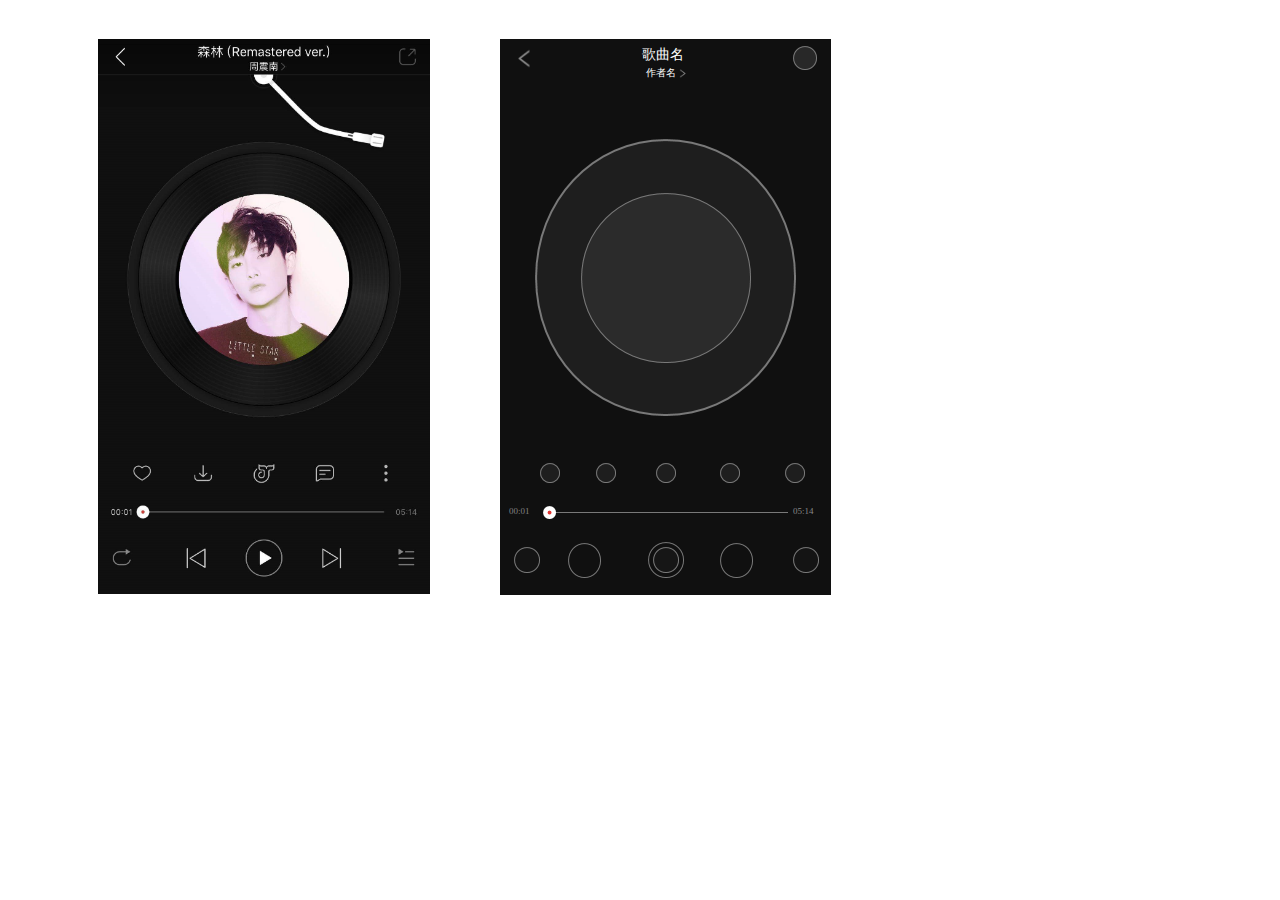
<file: resources/reload.html>
﻿<html>
	<head>
		<title></title>
	</head>
	<body>
	
	<script language="javascript">
	function getUrl() {
      var query = window.location.hash.substring(1);
      var vars = query.split("&&&");
      for (var i=0;i<vars.length;i++) {
        var url = vars[i];
        return decodeURI(url).replace("html%23","html#");
      } 
    }

    var rel = '../';
    var url = getUrl();
    if (url.indexOf(":") > 0 && url.indexOf(":") < 10) rel = '';
	self.location.href = rel + url;
	</script>
	
	</body>
</html>
</file>
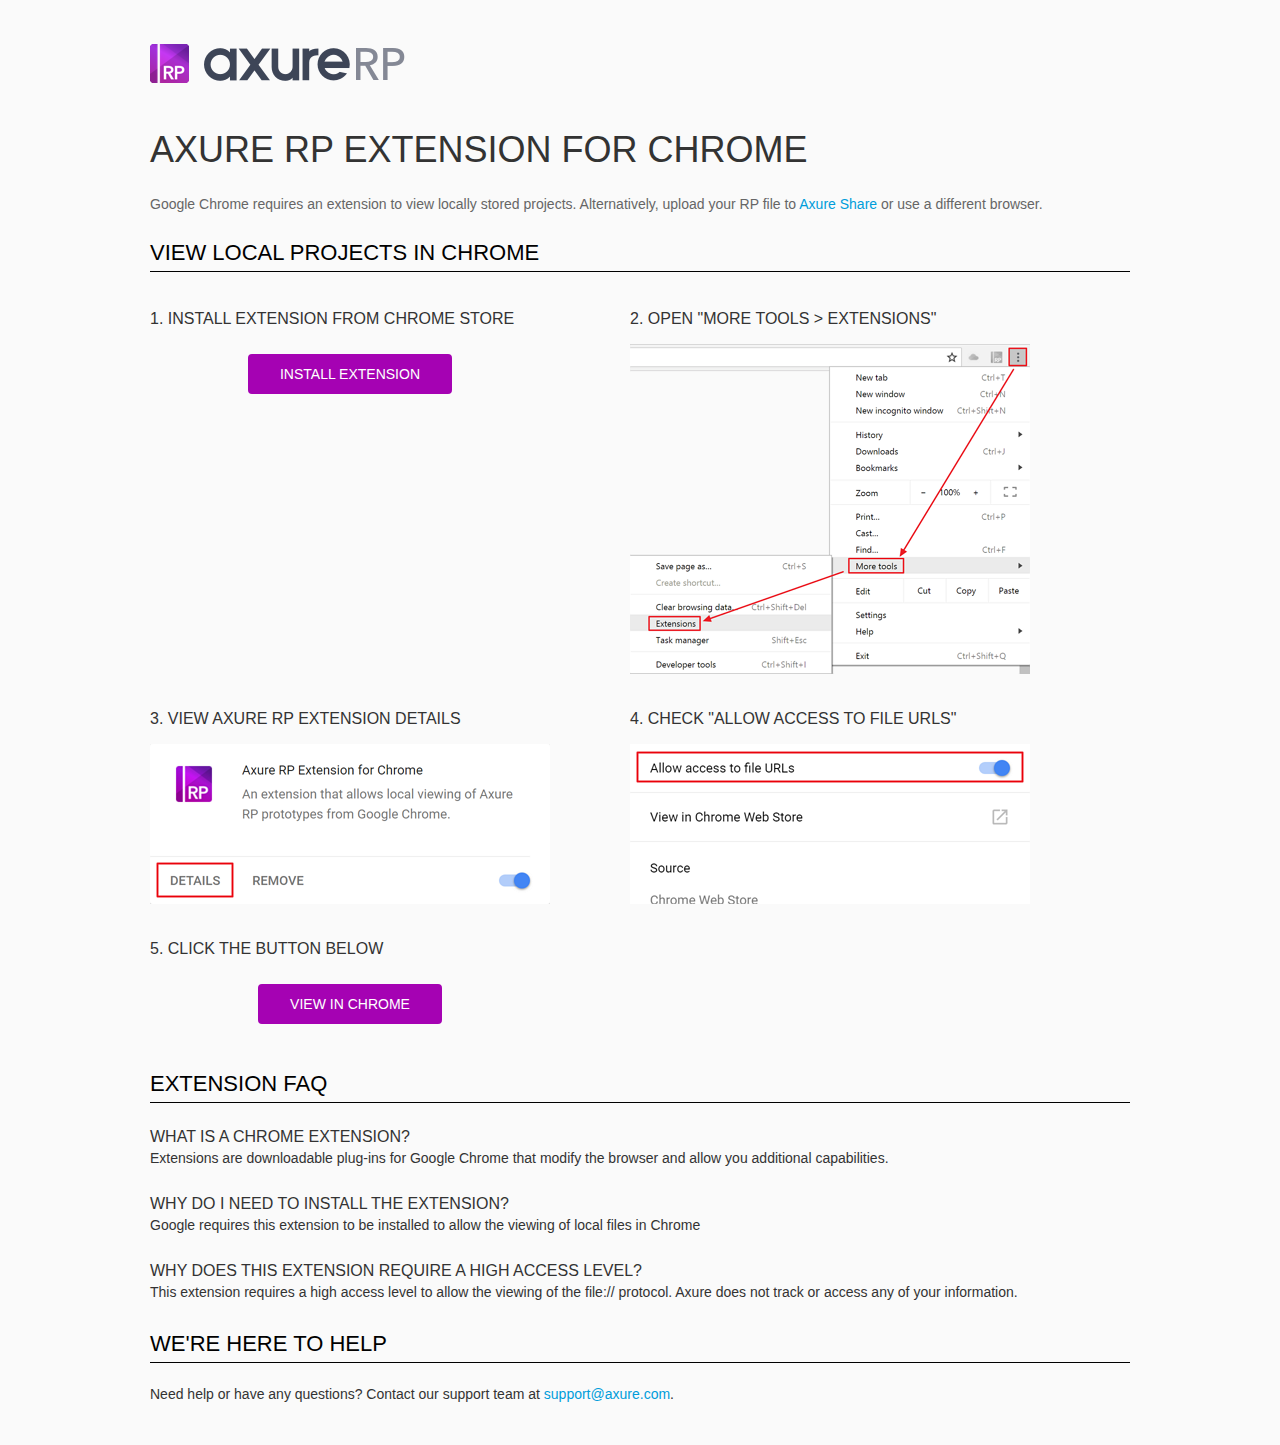
<file: resources/chrome/chrome.html>
<html>
<head>
    <title>Install the Axure RP Chrome Extension</title>
    <style type="text/css">
        *
        {
            font-family: Helvetica, Arial, sans-serif;
        }
        body
        {
            text-align: center;
            background-color: #fafafa;
        }
        p
        {
            font-size: 14px;
            line-height: 18px;
            color: #333333;
        }
        div.container
        {
            width: 980px;
            margin-left: auto;
            margin-right: auto;
            text-align: left;
        }
        a
        {
            text-decoration: none;
            color: #009dda;
        }
        .button
        {
            background: #A502B3;
            font: normal 16px Arial, sans-serif;
            color: #FFFFFF;
            padding: 10px 30px 10px 30px;
            border: 2px solid #A502B3;
            display: inline-block;
            margin-top: 10px;
            text-transform: uppercase;
            font-size: 14px;
	    border-radius: 4px;
        }
        a:hover.button
        {
            border: 2px solid #A502B3;
	    color: #A502B3;
	    background-color: #FFFFFF;
        }
        div.left
        {
            width: 400px;
            float: left;
            margin-right: 80px;
        }
        div.right
        {
            width: 400px;
            float: left;
        }
        div.buttonContainer
        {
            text-align: center;
        }
        h1
        {
            font-size: 36px;
            color: #333333;
            line-height: 50px;
            margin-bottom: 20px;
            font-weight: normal;
        }
        h2
        {
            font-size: 24px;
            font-weight: normal;
            color: #08639C;
            text-align: center;
        }
        h3
        {
            font-size: 16px;
            color: #333333;
            font-weight: normal;
	    text-transform: uppercase;
        }
        .heading
        {
            border-bottom: 1px solid black;
	    height: 36px;
            line-height: 36px;
            font-size: 22px;
            color: #000000;

        }
        span.faq
        {
            font-size: 16px;
	    line-height: 24px;
            font-weight: normal;
	    text-transform: uppercase;
            color: #333333;
            display: block;
        }
    </style>
</head>
<body>
    <div class="container">
        <br />
        <br />
        <img src="axure_logo.png" alt="axure" />
        <br />
	<br />
        <h1>
            AXURE RP EXTENSION FOR CHROME</h1>
        <p style="font-size: 14px; color: #666666; margin-top: 10px;">
            Google Chrome requires an extension to view locally stored projects. Alternatively,
            upload your RP file to <a href="https://share.axure.com">Axure Share</a> or use a different
            browser.</p>
        <h3 class="heading">
            VIEW LOCAL PROJECTS IN CHROME</h3>
        <div class="left">
            <h3>
                1. Install Extension from Chrome Store</h3>
            <div class="buttonContainer">
                <a class="button" href="https://chrome.google.com/webstore/detail/dogkpdfcklifaemcdfbildhcofnopogp"
                    target="_blank">Install Extension</a>
            </div>
        </div>
        <div class="right">
            <h3>
                2. Open "More Tools > Extensions"</h3>
            <img src="extensions.png" alt="extensions"/>
        </div>
        <div style="clear: both; height: 20px;">
            &nbsp;</div>
       <div class="left">
            <h3>
                3. View Axure RP Extension Details</h3>
            <img src="details.png" alt="extension details"/>
            </div>
	<div class="right">
            <h3>
                4. Check "Allow access to file URLs"</h3>
            <img src="allow-access.png" alt="allow access"/>
        </div>
   <div style="clear: both; height: 20px;">
            &nbsp;</div>
        <div class="left">
            <h3>
                5. Click the button below</h3>
            <div class="buttonContainer">
                <a class="button" href="../../start.html">View in Chrome</a>
            </div>
        </div>
        <div style="clear: both; height: 20px;">
        </div>
        <h3 class="heading">
            EXTENSION FAQ</h3>
        <p>
            <span class="faq">What is a Chrome Extension?</span> Extensions are downloadable
            plug-ins for Google Chrome that modify the browser
            and allow you additional capabilities.
        </p>
        <p style="margin-top: 25px;">
            <span class="faq">Why do I need to install the extension?</span> Google requires
            this extension to be installed to allow the viewing of local files in
            Chrome
        </p>
        <p style="margin-top: 25px; margin-bottom: 25px;">
            <span class="faq">Why does this extension require a high access level?</span> This
            extension requires a high access level to allow the viewing of the file://
            protocol. Axure does not track or access any of your information.
        </p>
        <h3 class="heading">
           WE'RE HERE TO HELP</h3>
        <p>
            Need help or have any questions? Contact our support team at <a href="mailto:support@axure.com">
                support@axure.com</a>.
        </p>
        <div style="clear: both; height: 20px;">
        </div>
    </div>
</body>
</html>
</file>
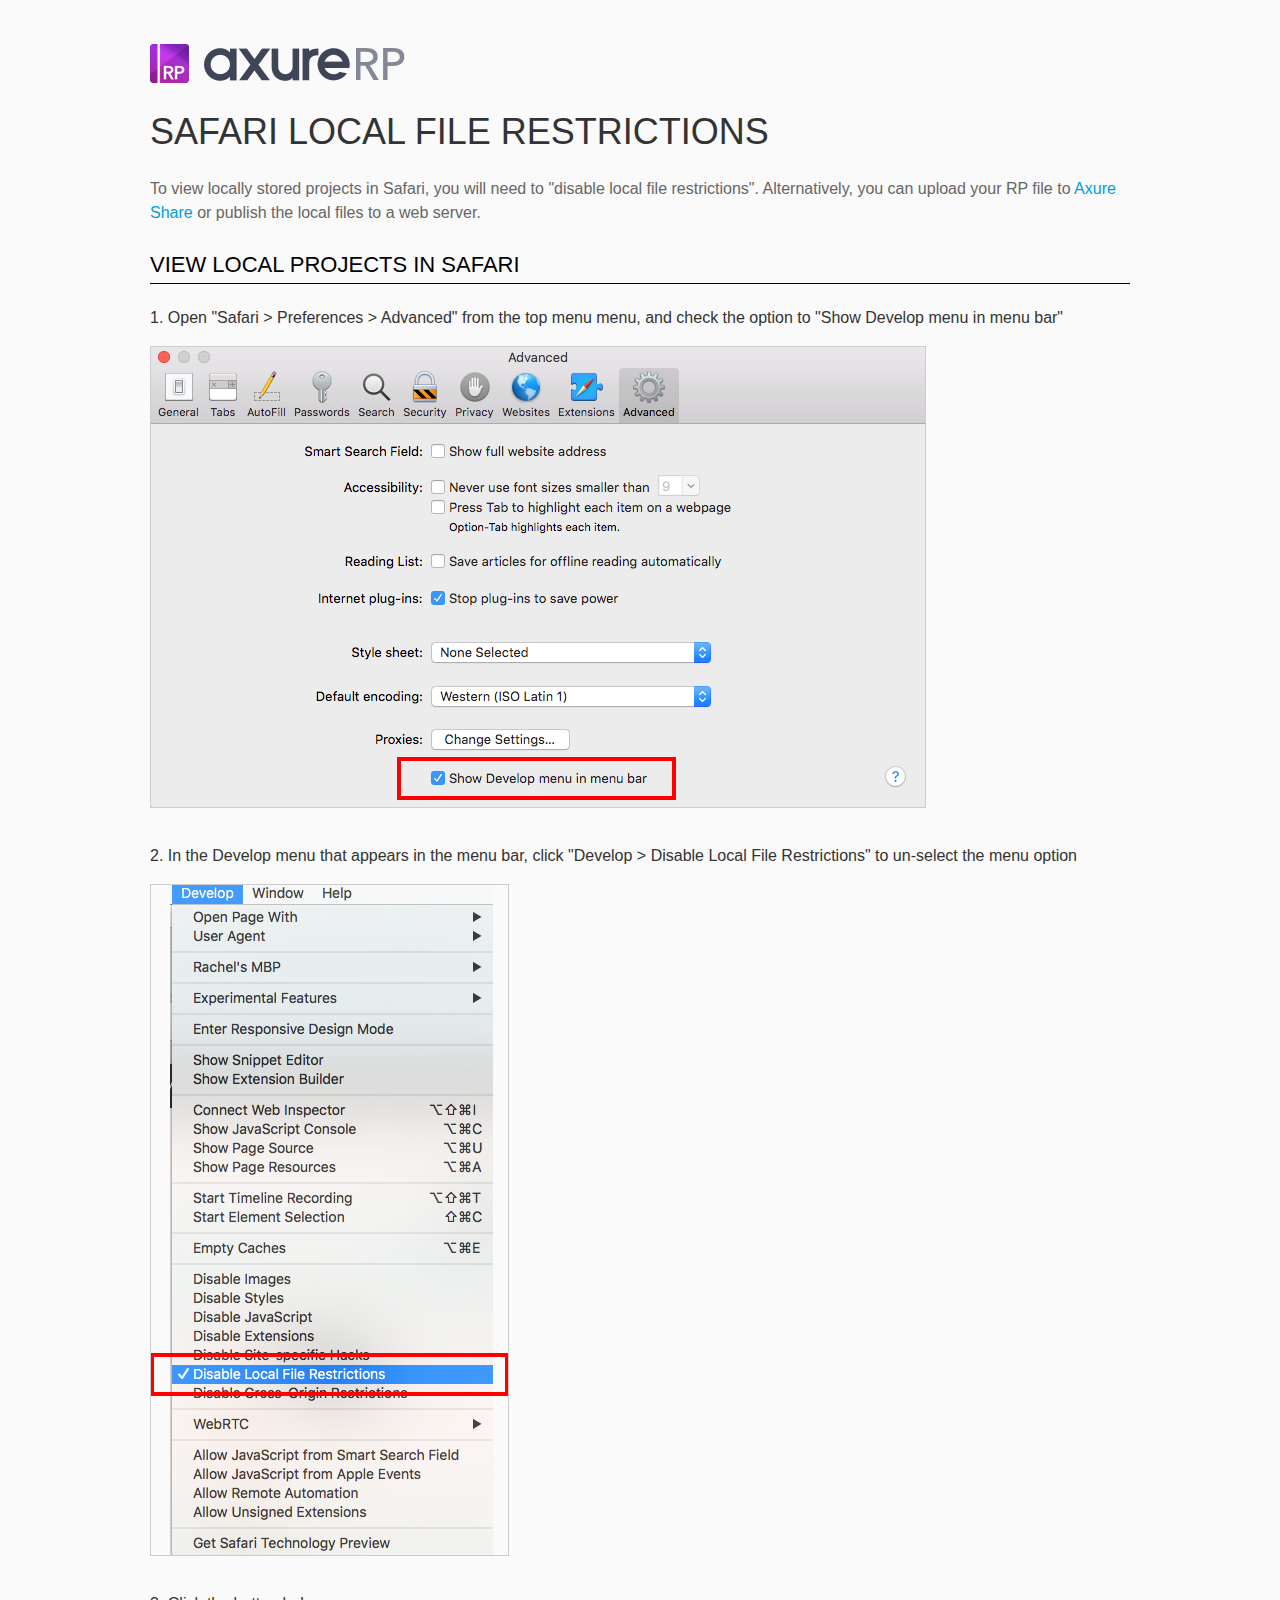
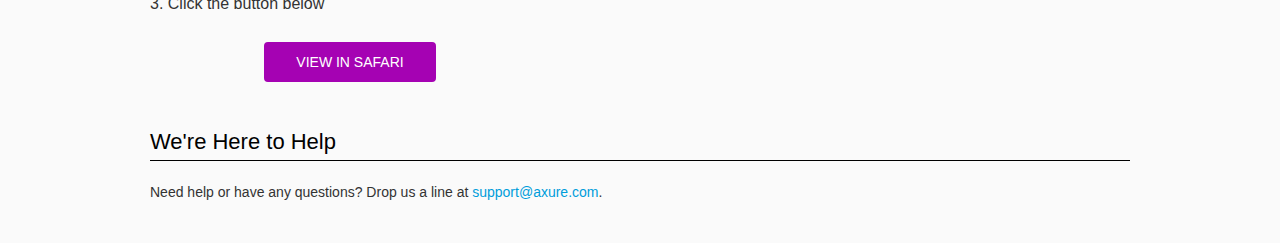
<file: resources/chrome/safari.html>
<html>
<head>
    <title>Axure RP - Safari Local File Restrictions</title>
    <style type="text/css">
        *
        {
            font-family: Helvetica, Arial, sans-serif;
        }
        body
        {
            text-align: center;
            background-color: #fafafa;
        }
        p
        {
            font-size: 14px;
            line-height: 18px;
            color: #333333;
        }
        div.container
        {
            width: 980px;
            margin-left: auto;
            margin-right: auto;
            text-align: left;
        }
        a
        {
            text-decoration: none;
            color: #009dda;
        }
        .button
        {
            background: #A502B3;
            font: normal 16px Arial, sans-serif;
            color: #FFFFFF;
            padding: 10px 30px 10px 30px;
            border: 2px solid #A502B3;
            display: inline-block;
            margin-top: 10px;
            text-transform: uppercase;
            font-size: 14px;
	    border-radius: 4px;
        }
        a:hover.button
        {
            border: 2px solid #A502B3;
	    color: #A502B3;
	    background-color: #FFFFFF;
        }
        div.left
        {
            width: 400px;
            float: left;
            margin-right: 80px;
        }
        div.right
        {
            width: 400px;
            float: left;
        }
        div.buttonContainer
        {
            text-align: center;
        }
        h1
        {
            font-size: 36px;
            color: #333333;
            line-height: 50px;
            margin-bottom: 20px;
            font-weight: normal;
        }
        h2
        {
            font-size: 24px;
            font-weight: normal;
            color: #08639C;
            text-align: center;
        }
        h3
        {
            font-size: 16px;
            line-height: 24px;
            color: #333333;
            font-weight: normal;
        }
        .heading
        {
            border-bottom: 1px solid black;
	    height: 36px;
            line-height: 36px;
            font-size: 22px;
            color: #000000;
        }
        span.faq
        {
            font-size: 16px;
            font-weight: normal;
	    text-transform: uppercase;
            color: #333333;
            display: block;
        }
    </style>
</head>
<body>
    <div class="container">
        <br />
        <br />
        <img src="axure_logo.png" alt="axure" />
        <br />
        <h1>
            SAFARI LOCAL FILE RESTRICTIONS</h1>
        <p style="font-size: 16px; line-height: 24px; color: #666666; margin-top: 10px;">
            To view locally stored projects in Safari, you will need to "disable local file restrictions". Alternatively,
            you can upload your RP file to <a href="https://share.axure.com">Axure Share</a> or publish the local files to a web server.</p>
        <h3 class="heading">
            VIEW LOCAL PROJECTS IN SAFARI</h3>
        <div class="">
            <h3>
                1. Open "Safari > Preferences > Advanced" from the top menu menu, and check the option to "Show Develop menu in menu bar"</h3>
            <img src="safari_advanced.png" alt="advanced" />
        </div>
        <div style="clear: both; height: 20px;">
            &nbsp;
        </div>
        <div class="">
            <h3>
                2. In the Develop menu that appears in the menu bar, click "Develop > Disable Local File Restrictions" to un-select the menu option</h3>
            <img src="safari_restrictions.png" alt="extensions" />
        </div>
        <div style="clear: both; height: 20px;">
            &nbsp;</div>
        <div class="left">
            <h3>
                3. Click the button below
            </h3>
            <div class="buttonContainer">
                <a class="button" href="../../start.html">View in Safari</a>
            </div>
        </div>
        <div style="clear: both; height: 20px;">
        </div>
        <h3 class="heading">
            We're Here to Help</h3>
        <p>
            Need help or have any questions? Drop us a line at <a href="mailto:support@axure.com">
                support@axure.com</a>.
        </p>
        <div style="clear: both; height: 20px;">
        </div>
    </div>
</body>
</html>
</file>
<file: resources/css/axure_rp_page.css>
﻿/* so the window resize fires within a frame in IE7 */
html, body {
    height: 100%;
}

a {
    color: inherit;
}

p {
    margin: 0px;
    text-rendering: optimizeLegibility;
    font-feature-settings: "kern" 1;
    -webkit-font-feature-settings: "kern";
    -moz-font-feature-settings: "kern";
    -moz-font-feature-settings: "kern=1";
    font-kerning: normal;
}

iframe {
    background: #FFFFFF;
}

/* to match IE with C, FF */
input {
    padding: 1px 0px 1px 0px;
    box-sizing: border-box;
    -moz-box-sizing: border-box;
}

textarea {
    margin: 0px;
    box-sizing: border-box;
    -moz-box-sizing: border-box;
}

div.intcases {
    font-family: arial; 
    font-size: 12px;
    text-align:left; 
    border:1px solid #AAA; 
    background:#FFF none repeat scroll 0% 0%; 
    z-index:9999; 
    visibility:hidden; 
    position:absolute;
    padding: 0px;
    border-radius: 3px;
    white-space: nowrap;
}

div.intcaselink {
    cursor: pointer;
    padding: 3px 8px 3px 8px;
    margin: 5px;
    background:#EEE none repeat scroll 0% 0%; 
    border:1px solid #AAA;
    border-radius: 3px;
}

div.refpageimage {
    position: absolute;
    left: 0px;
    top: 0px;
    font-size: 0px;
    width: 16px;
    height: 16px;
    cursor: pointer;
    background-image: url(images/newwindow.gif);
    background-repeat: no-repeat;
}

div.annnoteimage {
    position: absolute;
    left: 0px;
    top: 0px;
    font-size: 0px;
    /*width: 16px;
    height: 12px;*/
    cursor: help;
    /*background-image: url(images/note.gif);*/
    /*background-repeat: no-repeat;*/
    width: 13px;
    height: 12px;
    padding-top: 1px;
    text-align: center;
    background-color: #138CDD;
    -moz-box-shadow: 1px 1px 3px #aaa;
    -webkit-box-shadow: 1px 1px 3px #aaa;
    box-shadow: 1px 1px 3px #aaa;
}

div.annnoteline {
    display: inline-block;
    width: 9px;
    height: 1px;
    border-bottom: 1px solid white;
    margin-top: 1px;
}

div.annnotelabel {
    position: absolute;
    left: 0px;
    top: 0px;
    font-family: Helvetica,Arial;
    font-size: 10px;
    /*border: 1px solid rgb(166,221,242);*/
    cursor: help;
    /*background:rgb(0,157,217) none repeat scroll 0% 0%;*/ 
    padding: 1px 3px 1px 3px;
    white-space: nowrap;
    color: white;
    
    background-color: #138CDD;
    -moz-box-shadow: 1px 1px 3px #aaa;
    -webkit-box-shadow: 1px 1px 3px #aaa;
    box-shadow: 1px 1px 3px #aaa;
}

.annotation {
    font-size: 12px;
    padding-left: 2px;
    margin-bottom: 5px;
}

.annotationName {
    /*font-size: 13px;
    font-weight: bold;
    margin-bottom: 3px;
    white-space: nowrap;*/

    font-family: 'Trebuchet MS';
    font-size: 14px;
    font-weight: bold;
    margin-bottom: 5px;
    white-space: nowrap;
}

.annotationValue {
    font-family: Arial, Helvetica, Sans-Serif;
    font-size: 12px;
    color: #4a4a4a;
    line-height: 21px;
    margin-bottom: 20px;
}

.noteLink {
    text-decoration: inherit;
    color: inherit;
}

.noteLink:hover {
    background-color: white;
}

/* this is a fix for the issue where dialogs jump around and takes the text-align from the body */
.dialogFix {
    position:absolute;
    text-align:left;
    border: 1px solid #8f949a;
}


@keyframes pulsate {
  from {
    box-shadow: 0 0 10px #15d6ba;
  }
  to {
    box-shadow: 0 0 20px #15d6ba;
  }
}

@-webkit-keyframes pulsate {
  from {
    -webkit-box-shadow: 0 0 10px #15d6ba;
    box-shadow: 0 0 10px #15d6ba;
  }
  to {
    -webkit-box-shadow: 0 0 20px #15d6ba;
    box-shadow: 0 0 20px #15d6ba;
  }
}
 
@-moz-keyframes pulsate {
  from {
    -moz-box-shadow: 0 0 10px #15d6ba;
    box-shadow: 0 0 10px #15d6ba;
  }
  to {
    -moz-box-shadow: 0 0 20px #15d6ba;
    box-shadow: 0 0 20px #15d6ba;
  }
}

.legacyPulsateBorder {
    /*border: 5px solid #15d6ba;
    margin: -5px;*/
    -moz-box-shadow: 0 0 10px 3px #15d6ba;
    box-shadow: 0 0 10px 3px #15d6ba;
}

.pulsateBorder {
  animation-name: pulsate;
  animation-timing-function: ease-in-out;
  animation-duration: 0.9s;
  animation-iteration-count: infinite;
  animation-direction: alternate;
  
  -webkit-animation-name: pulsate;
  -webkit-animation-timing-function: ease-in-out;
  -webkit-animation-duration: 0.9s;
  -webkit-animation-iteration-count: infinite;
  -webkit-animation-direction: alternate;

  -moz-animation-name: pulsate;
  -moz-animation-timing-function: ease-in-out;
  -moz-animation-duration: 0.9s;
  -moz-animation-iteration-count: infinite;
  -moz-animation-direction: alternate;
}

.ax_default_hidden, .ax_default_unplaced{
    display: none;
    visibility: hidden;
}

.widgetNoteSelected {
    -moz-box-shadow: 0 0 10px 3px #138CDD;
    box-shadow: 0 0 10px 3px #138CDD;
    /*-moz-box-shadow: 0 0 20px #3915d6;
    box-shadow: 0 0 20px #3915d6;*/
    /*border: 3px solid #3915d6;*/
    /*margin: -3px;*/
}


.singleImg {
    display: none;
    visibility: hidden;
}
</file>
<file: data/styles.css>
﻿.ax_default {
  font-family:'Arial Normal', 'Arial';
  font-weight:400;
  font-style:normal;
  font-size:13px;
  color:#333333;
  text-align:center;
  line-height:normal;
}
.box_1 {
}
.ellipse {
}
._图片 {
}
.button {
}
._一级标题 {
  font-family:'Arial Normal', 'Arial';
  font-weight:bold;
  font-style:normal;
  font-size:32px;
  text-align:left;
}
._二级标题 {
  font-family:'Arial Normal', 'Arial';
  font-weight:bold;
  font-style:normal;
  font-size:24px;
  text-align:left;
}
._三级标题 {
  font-family:'Arial Normal', 'Arial';
  font-weight:bold;
  font-style:normal;
  font-size:18px;
  text-align:left;
}
._四级标题 {
  font-family:'Arial Normal', 'Arial';
  font-weight:bold;
  font-style:normal;
  font-size:14px;
  text-align:left;
}
._五级标题 {
  font-family:'Arial Normal', 'Arial';
  font-weight:bold;
  font-style:normal;
  text-align:left;
}
._六级标题 {
  font-family:'Arial Normal', 'Arial';
  font-weight:bold;
  font-style:normal;
  font-size:10px;
  text-align:left;
}
._文本段落 {
  text-align:left;
}
.line {
}
.radio_button {
  text-align:left;
}
</file>
<file: files/index/styles.css>
﻿body {
  margin:0px;
  background-image:none;
  position:static;
  left:auto;
  width:831px;
  margin-left:0;
  margin-right:0;
  text-align:left;
}
#base {
  position:absolute;
  z-index:0;
}
#u0_img {
  border-width:0px;
  position:absolute;
  left:0px;
  top:0px;
  width:332px;
  height:555px;
}
#u0 {
  border-width:0px;
  position:absolute;
  left:98px;
  top:39px;
  width:332px;
  height:555px;
}
#u0_text {
  border-width:0px;
  position:absolute;
  left:0px;
  top:0px;
  width:0px;
  visibility:hidden;
  word-wrap:break-word;
}
#u1_div {
  border-width:0px;
  position:absolute;
  left:0px;
  top:0px;
  width:331px;
  height:556px;
  background:inherit;
  background-color:rgba(16, 16, 16, 1);
  border:none;
  border-radius:0px;
  -moz-box-shadow:none;
  -webkit-box-shadow:none;
  box-shadow:none;
}
#u1 {
  border-width:0px;
  position:absolute;
  left:500px;
  top:39px;
  width:331px;
  height:556px;
}
#u1_text {
  border-width:0px;
  position:absolute;
  left:0px;
  top:0px;
  width:0px;
  visibility:hidden;
  word-wrap:break-word;
}
#u2_img {
  border-width:0px;
  position:absolute;
  left:0px;
  top:0px;
  width:261px;
  height:277px;
}
#u2 {
  border-width:0px;
  position:absolute;
  left:535px;
  top:139px;
  width:261px;
  height:277px;
}
#u2_text {
  border-width:0px;
  position:absolute;
  left:0px;
  top:0px;
  width:0px;
  visibility:hidden;
  word-wrap:break-word;
}
#u3_img {
  border-width:0px;
  position:absolute;
  left:0px;
  top:0px;
  width:170px;
  height:170px;
}
#u3 {
  border-width:0px;
  position:absolute;
  left:581px;
  top:193px;
  width:170px;
  height:170px;
}
#u3_text {
  border-width:0px;
  position:absolute;
  left:0px;
  top:0px;
  width:0px;
  visibility:hidden;
  word-wrap:break-word;
}
#u4_img {
  border-width:0px;
  position:absolute;
  left:0px;
  top:0px;
  width:20px;
  height:20px;
}
#u4 {
  border-width:0px;
  position:absolute;
  left:540px;
  top:463px;
  width:20px;
  height:20px;
}
#u4_text {
  border-width:0px;
  position:absolute;
  left:0px;
  top:0px;
  width:0px;
  visibility:hidden;
  word-wrap:break-word;
}
#u5_img {
  border-width:0px;
  position:absolute;
  left:0px;
  top:0px;
  width:20px;
  height:20px;
}
#u5 {
  border-width:0px;
  position:absolute;
  left:596px;
  top:463px;
  width:20px;
  height:20px;
}
#u5_text {
  border-width:0px;
  position:absolute;
  left:0px;
  top:0px;
  width:0px;
  visibility:hidden;
  word-wrap:break-word;
}
#u6_img {
  border-width:0px;
  position:absolute;
  left:0px;
  top:0px;
  width:20px;
  height:20px;
}
#u6 {
  border-width:0px;
  position:absolute;
  left:656px;
  top:463px;
  width:20px;
  height:20px;
}
#u6_text {
  border-width:0px;
  position:absolute;
  left:0px;
  top:0px;
  width:0px;
  visibility:hidden;
  word-wrap:break-word;
}
#u7_img {
  border-width:0px;
  position:absolute;
  left:0px;
  top:0px;
  width:20px;
  height:20px;
}
#u7 {
  border-width:0px;
  position:absolute;
  left:720px;
  top:463px;
  width:20px;
  height:20px;
}
#u7_text {
  border-width:0px;
  position:absolute;
  left:0px;
  top:0px;
  width:0px;
  visibility:hidden;
  word-wrap:break-word;
}
#u8_img {
  border-width:0px;
  position:absolute;
  left:0px;
  top:0px;
  width:20px;
  height:20px;
}
#u8 {
  border-width:0px;
  position:absolute;
  left:785px;
  top:463px;
  width:20px;
  height:20px;
}
#u8_text {
  border-width:0px;
  position:absolute;
  left:0px;
  top:0px;
  width:0px;
  visibility:hidden;
  word-wrap:break-word;
}
#u9_img {
  border-width:0px;
  position:absolute;
  left:0px;
  top:0px;
  width:239px;
  height:2px;
}
#u9 {
  border-width:0px;
  position:absolute;
  left:550px;
  top:512px;
  width:238px;
  height:1px;
}
#u9_text {
  border-width:0px;
  position:absolute;
  left:0px;
  top:0px;
  width:0px;
  visibility:hidden;
  word-wrap:break-word;
}
#u10_img {
  border-width:0px;
  position:absolute;
  left:0px;
  top:0px;
  width:13px;
  height:13px;
}
#u10 {
  border-width:0px;
  position:absolute;
  left:543px;
  top:506px;
  width:13px;
  height:13px;
}
#u10_text {
  border-width:0px;
  position:absolute;
  left:0px;
  top:0px;
  width:0px;
  visibility:hidden;
  word-wrap:break-word;
}
#u11_img {
  border-width:0px;
  position:absolute;
  left:0px;
  top:0px;
  width:5px;
  height:5px;
}
#u11 {
  border-width:0px;
  position:absolute;
  left:547px;
  top:510px;
  width:5px;
  height:5px;
}
#u11_text {
  border-width:0px;
  position:absolute;
  left:0px;
  top:0px;
  width:0px;
  visibility:hidden;
  word-wrap:break-word;
}
#u12_div {
  border-width:0px;
  position:absolute;
  left:0px;
  top:0px;
  width:31px;
  height:13px;
  background:inherit;
  background-color:rgba(255, 255, 255, 0);
  border:none;
  border-radius:0px;
  -moz-box-shadow:none;
  -webkit-box-shadow:none;
  box-shadow:none;
  font-family:'黑体';
  font-weight:400;
  font-style:normal;
  font-size:9px;
  color:#828282;
}
#u12 {
  border-width:0px;
  position:absolute;
  left:509px;
  top:506px;
  width:31px;
  height:13px;
  font-family:'黑体';
  font-weight:400;
  font-style:normal;
  font-size:9px;
  color:#828282;
}
#u12_text {
  border-width:0px;
  position:absolute;
  left:0px;
  top:0px;
  width:31px;
  word-wrap:break-word;
}
#u13_div {
  border-width:0px;
  position:absolute;
  left:0px;
  top:0px;
  width:31px;
  height:13px;
  background:inherit;
  background-color:rgba(255, 255, 255, 0);
  border:none;
  border-radius:0px;
  -moz-box-shadow:none;
  -webkit-box-shadow:none;
  box-shadow:none;
  font-family:'黑体';
  font-weight:400;
  font-style:normal;
  font-size:9px;
  color:#888888;
}
#u13 {
  border-width:0px;
  position:absolute;
  left:793px;
  top:506px;
  width:31px;
  height:13px;
  font-family:'黑体';
  font-weight:400;
  font-style:normal;
  font-size:9px;
  color:#888888;
}
#u13_text {
  border-width:0px;
  position:absolute;
  left:0px;
  top:0px;
  width:31px;
  word-wrap:break-word;
}
#u14_img {
  border-width:0px;
  position:absolute;
  left:0px;
  top:0px;
  width:23px;
  height:23px;
}
#u14 {
  border-width:0px;
  position:absolute;
  left:513px;
  top:47px;
  width:23px;
  height:23px;
}
#u14_text {
  border-width:0px;
  position:absolute;
  left:0px;
  top:0px;
  width:0px;
  visibility:hidden;
  word-wrap:break-word;
}
#u15_img {
  border-width:0px;
  position:absolute;
  left:0px;
  top:0px;
  width:24px;
  height:24px;
}
#u15 {
  border-width:0px;
  position:absolute;
  left:793px;
  top:46px;
  width:24px;
  height:24px;
}
#u15_text {
  border-width:0px;
  position:absolute;
  left:0px;
  top:0px;
  width:0px;
  visibility:hidden;
  word-wrap:break-word;
}
#u16_img {
  border-width:0px;
  position:absolute;
  left:0px;
  top:0px;
  width:36px;
  height:36px;
}
#u16 {
  border-width:0px;
  position:absolute;
  left:648px;
  top:542px;
  width:36px;
  height:36px;
}
#u16_text {
  border-width:0px;
  position:absolute;
  left:0px;
  top:0px;
  width:0px;
  visibility:hidden;
  word-wrap:break-word;
}
#u17_img {
  border-width:0px;
  position:absolute;
  left:0px;
  top:0px;
  width:26px;
  height:26px;
}
#u17 {
  border-width:0px;
  position:absolute;
  left:653px;
  top:547px;
  width:26px;
  height:26px;
}
#u17_text {
  border-width:0px;
  position:absolute;
  left:0px;
  top:0px;
  width:0px;
  visibility:hidden;
  word-wrap:break-word;
}
#u18_img {
  border-width:0px;
  position:absolute;
  left:0px;
  top:0px;
  width:26px;
  height:26px;
}
#u18 {
  border-width:0px;
  position:absolute;
  left:793px;
  top:547px;
  width:26px;
  height:26px;
}
#u18_text {
  border-width:0px;
  position:absolute;
  left:0px;
  top:0px;
  width:0px;
  visibility:hidden;
  word-wrap:break-word;
}
#u19_img {
  border-width:0px;
  position:absolute;
  left:0px;
  top:0px;
  width:33px;
  height:35px;
}
#u19 {
  border-width:0px;
  position:absolute;
  left:720px;
  top:543px;
  width:33px;
  height:35px;
}
#u19_text {
  border-width:0px;
  position:absolute;
  left:0px;
  top:0px;
  width:0px;
  visibility:hidden;
  word-wrap:break-word;
}
#u20_img {
  border-width:0px;
  position:absolute;
  left:0px;
  top:0px;
  width:33px;
  height:35px;
}
#u20 {
  border-width:0px;
  position:absolute;
  left:568px;
  top:543px;
  width:33px;
  height:35px;
}
#u20_text {
  border-width:0px;
  position:absolute;
  left:0px;
  top:0px;
  width:0px;
  visibility:hidden;
  word-wrap:break-word;
}
#u21_img {
  border-width:0px;
  position:absolute;
  left:0px;
  top:0px;
  width:26px;
  height:26px;
}
#u21 {
  border-width:0px;
  position:absolute;
  left:514px;
  top:547px;
  width:26px;
  height:26px;
}
#u21_text {
  border-width:0px;
  position:absolute;
  left:0px;
  top:0px;
  width:0px;
  visibility:hidden;
  word-wrap:break-word;
}
#u22_div {
  border-width:0px;
  position:absolute;
  left:0px;
  top:0px;
  width:43px;
  height:16px;
  background:inherit;
  background-color:rgba(255, 255, 255, 0);
  border:none;
  border-radius:0px;
  -moz-box-shadow:none;
  -webkit-box-shadow:none;
  box-shadow:none;
  font-family:'黑体';
  font-weight:400;
  font-style:normal;
  font-size:14px;
  color:#FFFFFF;
}
#u22 {
  border-width:0px;
  position:absolute;
  left:642px;
  top:46px;
  width:43px;
  height:16px;
  font-family:'黑体';
  font-weight:400;
  font-style:normal;
  font-size:14px;
  color:#FFFFFF;
}
#u22_text {
  border-width:0px;
  position:absolute;
  left:0px;
  top:0px;
  width:43px;
  white-space:nowrap;
}
#u23_div {
  border-width:0px;
  position:absolute;
  left:0px;
  top:0px;
  width:31px;
  height:11px;
  background:inherit;
  background-color:rgba(255, 255, 255, 0);
  border:none;
  border-radius:0px;
  -moz-box-shadow:none;
  -webkit-box-shadow:none;
  box-shadow:none;
  font-family:'黑体';
  font-weight:400;
  font-style:normal;
  font-size:10px;
  color:#FFFFFF;
}
#u23 {
  border-width:0px;
  position:absolute;
  left:646px;
  top:66px;
  width:31px;
  height:11px;
  font-family:'黑体';
  font-weight:400;
  font-style:normal;
  font-size:10px;
  color:#FFFFFF;
}
#u23_text {
  border-width:0px;
  position:absolute;
  left:0px;
  top:0px;
  width:31px;
  white-space:nowrap;
}
#u24_img {
  border-width:0px;
  position:absolute;
  left:0px;
  top:0px;
  width:11px;
  height:11px;
}
#u24 {
  border-width:0px;
  position:absolute;
  left:677px;
  top:68px;
  width:11px;
  height:11px;
  -webkit-transform:rotate(180deg);
  -moz-transform:rotate(180deg);
  -ms-transform:rotate(180deg);
  transform:rotate(180deg);
}
#u24_text {
  border-width:0px;
  position:absolute;
  left:0px;
  top:0px;
  width:0px;
  visibility:hidden;
  word-wrap:break-word;
}
</file>
<file: files/page2/styles.css>
﻿body {
  margin:0px;
  background-image:none;
  position:static;
  left:auto;
  width:4422px;
  margin-left:0;
  margin-right:0;
  text-align:left;
}
#base {
  position:absolute;
  z-index:0;
}
#u25_img {
  border-width:0px;
  position:absolute;
  left:0px;
  top:0px;
  width:1px;
  height:51px;
}
#u25 {
  border-width:0px;
  position:absolute;
  left:676px;
  top:2079px;
  width:1px;
  height:51px;
}
#u25_text {
  border-width:0px;
  position:absolute;
  left:0px;
  top:0px;
  width:0px;
  visibility:hidden;
  word-wrap:break-word;
}
#u26_img {
  border-width:0px;
  position:absolute;
  left:0px;
  top:0px;
  width:1px;
  height:169px;
}
#u26 {
  border-width:0px;
  position:absolute;
  left:631px;
  top:2125px;
  width:1px;
  height:169px;
}
#u26_text {
  border-width:0px;
  position:absolute;
  left:0px;
  top:0px;
  width:0px;
  visibility:hidden;
  word-wrap:break-word;
}
#u27_img {
  border-width:0px;
  position:absolute;
  left:0px;
  top:0px;
  width:1241px;
  height:59px;
}
#u27 {
  border-width:0px;
  position:absolute;
  left:350px;
  top:2001px;
  width:1241px;
  height:59px;
}
#u27_text {
  border-width:0px;
  position:absolute;
  left:0px;
  top:0px;
  width:0px;
  visibility:hidden;
  word-wrap:break-word;
}
#u28_img {
  border-width:0px;
  position:absolute;
  left:0px;
  top:0px;
  width:1241px;
  height:134px;
}
#u28 {
  border-width:0px;
  position:absolute;
  left:350px;
  top:2060px;
  width:1241px;
  height:134px;
}
#u28_text {
  border-width:0px;
  position:absolute;
  left:0px;
  top:0px;
  width:0px;
  visibility:hidden;
  word-wrap:break-word;
}
#u29_img {
  border-width:0px;
  position:absolute;
  left:0px;
  top:0px;
  width:1241px;
  height:605px;
}
#u29 {
  border-width:0px;
  position:absolute;
  left:350px;
  top:2194px;
  width:1241px;
  height:605px;
}
#u29_text {
  border-width:0px;
  position:absolute;
  left:0px;
  top:0px;
  width:0px;
  visibility:hidden;
  word-wrap:break-word;
}
#u30_img {
  border-width:0px;
  position:absolute;
  left:0px;
  top:0px;
  width:1px;
  height:59px;
}
#u30 {
  border-width:0px;
  position:absolute;
  left:1591px;
  top:2001px;
  width:1px;
  height:59px;
}
#u30_text {
  border-width:0px;
  position:absolute;
  left:0px;
  top:0px;
  width:0px;
  visibility:hidden;
  word-wrap:break-word;
}
#u31_img {
  border-width:0px;
  position:absolute;
  left:0px;
  top:0px;
  width:1px;
  height:739px;
}
#u31 {
  border-width:0px;
  position:absolute;
  left:1591px;
  top:2060px;
  width:1px;
  height:739px;
}
#u31_text {
  border-width:0px;
  position:absolute;
  left:0px;
  top:0px;
  width:0px;
  visibility:hidden;
  word-wrap:break-word;
}
#u32_img {
  border-width:0px;
  position:absolute;
  left:0px;
  top:0px;
  width:311px;
  height:1px;
}
#u32 {
  border-width:0px;
  position:absolute;
  left:350px;
  top:2799px;
  width:311px;
  height:1px;
}
#u32_text {
  border-width:0px;
  position:absolute;
  left:0px;
  top:0px;
  width:0px;
  visibility:hidden;
  word-wrap:break-word;
}
#u33_img {
  border-width:0px;
  position:absolute;
  left:0px;
  top:0px;
  width:311px;
  height:1px;
}
#u33 {
  border-width:0px;
  position:absolute;
  left:350px;
  top:2800px;
  width:311px;
  height:1px;
}
#u33_text {
  border-width:0px;
  position:absolute;
  left:0px;
  top:0px;
  width:0px;
  visibility:hidden;
  word-wrap:break-word;
}
#u34_img {
  border-width:0px;
  position:absolute;
  left:0px;
  top:0px;
  width:311px;
  height:1px;
}
#u34 {
  border-width:0px;
  position:absolute;
  left:350px;
  top:2801px;
  width:311px;
  height:1px;
}
#u34_text {
  border-width:0px;
  position:absolute;
  left:0px;
  top:0px;
  width:0px;
  visibility:hidden;
  word-wrap:break-word;
}
#u35_img {
  border-width:0px;
  position:absolute;
  left:0px;
  top:0px;
  width:243px;
  height:255px;
}
#u35 {
  border-width:0px;
  position:absolute;
  left:350px;
  top:2835px;
  width:243px;
  height:255px;
}
#u35_text {
  border-width:0px;
  position:absolute;
  left:0px;
  top:0px;
  width:0px;
  visibility:hidden;
  word-wrap:break-word;
}
#u36_img {
  border-width:0px;
  position:absolute;
  left:0px;
  top:0px;
  width:309px;
  height:1px;
}
#u36 {
  border-width:0px;
  position:absolute;
  left:661px;
  top:2799px;
  width:309px;
  height:1px;
}
#u36_text {
  border-width:0px;
  position:absolute;
  left:0px;
  top:0px;
  width:0px;
  visibility:hidden;
  word-wrap:break-word;
}
#u37_img {
  border-width:0px;
  position:absolute;
  left:0px;
  top:0px;
  width:310px;
  height:1px;
}
#u37 {
  border-width:0px;
  position:absolute;
  left:970px;
  top:2799px;
  width:310px;
  height:1px;
}
#u37_text {
  border-width:0px;
  position:absolute;
  left:0px;
  top:0px;
  width:0px;
  visibility:hidden;
  word-wrap:break-word;
}
#u38_img {
  border-width:0px;
  position:absolute;
  left:0px;
  top:0px;
  width:308px;
  height:1px;
}
#u38 {
  border-width:0px;
  position:absolute;
  left:1280px;
  top:2799px;
  width:308px;
  height:1px;
}
#u38_text {
  border-width:0px;
  position:absolute;
  left:0px;
  top:0px;
  width:0px;
  visibility:hidden;
  word-wrap:break-word;
}
#u39_img {
  border-width:0px;
  position:absolute;
  left:0px;
  top:0px;
  width:2px;
  height:1px;
}
#u39 {
  border-width:0px;
  position:absolute;
  left:1588px;
  top:2799px;
  width:2px;
  height:1px;
}
#u39_text {
  border-width:0px;
  position:absolute;
  left:0px;
  top:0px;
  width:0px;
  visibility:hidden;
  word-wrap:break-word;
}
#u40_img {
  border-width:0px;
  position:absolute;
  left:0px;
  top:0px;
  width:309px;
  height:1px;
}
#u40 {
  border-width:0px;
  position:absolute;
  left:661px;
  top:2800px;
  width:309px;
  height:1px;
}
#u40_text {
  border-width:0px;
  position:absolute;
  left:0px;
  top:0px;
  width:0px;
  visibility:hidden;
  word-wrap:break-word;
}
#u41_img {
  border-width:0px;
  position:absolute;
  left:0px;
  top:0px;
  width:309px;
  height:1px;
}
#u41 {
  border-width:0px;
  position:absolute;
  left:661px;
  top:2801px;
  width:309px;
  height:1px;
}
#u41_text {
  border-width:0px;
  position:absolute;
  left:0px;
  top:0px;
  width:0px;
  visibility:hidden;
  word-wrap:break-word;
}
#u42_img {
  border-width:0px;
  position:absolute;
  left:0px;
  top:0px;
  width:241px;
  height:255px;
}
#u42 {
  border-width:0px;
  position:absolute;
  left:613px;
  top:2835px;
  width:241px;
  height:255px;
}
#u42_text {
  border-width:0px;
  position:absolute;
  left:0px;
  top:0px;
  width:0px;
  visibility:hidden;
  word-wrap:break-word;
}
#u43_img {
  border-width:0px;
  position:absolute;
  left:0px;
  top:0px;
  width:310px;
  height:1px;
}
#u43 {
  border-width:0px;
  position:absolute;
  left:970px;
  top:2800px;
  width:310px;
  height:1px;
}
#u43_text {
  border-width:0px;
  position:absolute;
  left:0px;
  top:0px;
  width:0px;
  visibility:hidden;
  word-wrap:break-word;
}
#u44_img {
  border-width:0px;
  position:absolute;
  left:0px;
  top:0px;
  width:308px;
  height:1px;
}
#u44 {
  border-width:0px;
  position:absolute;
  left:1280px;
  top:2800px;
  width:308px;
  height:1px;
}
#u44_text {
  border-width:0px;
  position:absolute;
  left:0px;
  top:0px;
  width:0px;
  visibility:hidden;
  word-wrap:break-word;
}
#u45_img {
  border-width:0px;
  position:absolute;
  left:0px;
  top:0px;
  width:2px;
  height:1px;
}
#u45 {
  border-width:0px;
  position:absolute;
  left:1588px;
  top:2800px;
  width:2px;
  height:1px;
}
#u45_text {
  border-width:0px;
  position:absolute;
  left:0px;
  top:0px;
  width:0px;
  visibility:hidden;
  word-wrap:break-word;
}
#u46_img {
  border-width:0px;
  position:absolute;
  left:0px;
  top:0px;
  width:310px;
  height:1px;
}
#u46 {
  border-width:0px;
  position:absolute;
  left:970px;
  top:2801px;
  width:310px;
  height:1px;
}
#u46_text {
  border-width:0px;
  position:absolute;
  left:0px;
  top:0px;
  width:0px;
  visibility:hidden;
  word-wrap:break-word;
}
#u47_img {
  border-width:0px;
  position:absolute;
  left:0px;
  top:0px;
  width:238px;
  height:253px;
}
#u47 {
  border-width:0px;
  position:absolute;
  left:854px;
  top:2835px;
  width:238px;
  height:253px;
}
#u47_text {
  border-width:0px;
  position:absolute;
  left:0px;
  top:0px;
  width:0px;
  visibility:hidden;
  word-wrap:break-word;
}
#u48_img {
  border-width:0px;
  position:absolute;
  left:0px;
  top:0px;
  width:308px;
  height:1px;
}
#u48 {
  border-width:0px;
  position:absolute;
  left:1280px;
  top:2801px;
  width:308px;
  height:1px;
}
#u48_text {
  border-width:0px;
  position:absolute;
  left:0px;
  top:0px;
  width:0px;
  visibility:hidden;
  word-wrap:break-word;
}
#u49_img {
  border-width:0px;
  position:absolute;
  left:0px;
  top:0px;
  width:2px;
  height:1px;
}
#u49 {
  border-width:0px;
  position:absolute;
  left:1588px;
  top:2801px;
  width:2px;
  height:1px;
}
#u49_text {
  border-width:0px;
  position:absolute;
  left:0px;
  top:0px;
  width:0px;
  visibility:hidden;
  word-wrap:break-word;
}
#u50_img {
  border-width:0px;
  position:absolute;
  left:0px;
  top:0px;
  width:232px;
  height:253px;
}
#u50 {
  border-width:0px;
  position:absolute;
  left:1092px;
  top:2835px;
  width:232px;
  height:253px;
}
#u50_text {
  border-width:0px;
  position:absolute;
  left:0px;
  top:0px;
  width:0px;
  visibility:hidden;
  word-wrap:break-word;
}
#u51_img {
  border-width:0px;
  position:absolute;
  left:0px;
  top:0px;
  width:2px;
  height:327px;
}
#u51 {
  border-width:0px;
  position:absolute;
  left:1588px;
  top:2802px;
  width:2px;
  height:327px;
}
#u51_text {
  border-width:0px;
  position:absolute;
  left:0px;
  top:0px;
  width:0px;
  visibility:hidden;
  word-wrap:break-word;
}
#u52_img {
  border-width:0px;
  position:absolute;
  left:0px;
  top:0px;
  width:1240px;
  height:935px;
}
#u52 {
  border-width:0px;
  position:absolute;
  left:350px;
  top:3128px;
  width:1240px;
  height:935px;
}
#u52_text {
  border-width:0px;
  position:absolute;
  left:0px;
  top:0px;
  width:0px;
  visibility:hidden;
  word-wrap:break-word;
}
#u53_img {
  border-width:0px;
  position:absolute;
  left:0px;
  top:0px;
  width:1240px;
  height:147px;
}
#u53 {
  border-width:0px;
  position:absolute;
  left:350px;
  top:4063px;
  width:1240px;
  height:147px;
}
#u53_text {
  border-width:0px;
  position:absolute;
  left:0px;
  top:0px;
  width:0px;
  visibility:hidden;
  word-wrap:break-word;
}
#u54_img {
  border-width:0px;
  position:absolute;
  left:0px;
  top:0px;
  width:2px;
  height:798px;
}
#u54 {
  border-width:0px;
  position:absolute;
  left:1590px;
  top:2001px;
  width:2px;
  height:798px;
}
#u54_text {
  border-width:0px;
  position:absolute;
  left:0px;
  top:0px;
  width:0px;
  visibility:hidden;
  word-wrap:break-word;
}
#u55_img {
  border-width:0px;
  position:absolute;
  left:0px;
  top:0px;
  width:2px;
  height:329px;
}
#u55 {
  border-width:0px;
  position:absolute;
  left:1590px;
  top:2799px;
  width:2px;
  height:329px;
}
#u55_text {
  border-width:0px;
  position:absolute;
  left:0px;
  top:0px;
  width:0px;
  visibility:hidden;
  word-wrap:break-word;
}
#u56_img {
  border-width:0px;
  position:absolute;
  left:0px;
  top:0px;
  width:1px;
  height:936px;
}
#u56 {
  border-width:0px;
  position:absolute;
  left:1590px;
  top:3128px;
  width:1px;
  height:936px;
}
#u56_text {
  border-width:0px;
  position:absolute;
  left:0px;
  top:0px;
  width:0px;
  visibility:hidden;
  word-wrap:break-word;
}
#u57_img {
  border-width:0px;
  position:absolute;
  left:0px;
  top:0px;
  width:1px;
  height:145px;
}
#u57 {
  border-width:0px;
  position:absolute;
  left:1590px;
  top:4064px;
  width:1px;
  height:145px;
}
#u57_text {
  border-width:0px;
  position:absolute;
  left:0px;
  top:0px;
  width:0px;
  visibility:hidden;
  word-wrap:break-word;
}
#u58_img {
  border-width:0px;
  position:absolute;
  left:0px;
  top:0px;
  width:1px;
  height:936px;
}
#u58 {
  border-width:0px;
  position:absolute;
  left:1591px;
  top:3128px;
  width:1px;
  height:936px;
}
#u58_text {
  border-width:0px;
  position:absolute;
  left:0px;
  top:0px;
  width:0px;
  visibility:hidden;
  word-wrap:break-word;
}
#u59_img {
  border-width:0px;
  position:absolute;
  left:0px;
  top:0px;
  width:1px;
  height:145px;
}
#u59 {
  border-width:0px;
  position:absolute;
  left:1591px;
  top:4064px;
  width:1px;
  height:145px;
}
#u59_text {
  border-width:0px;
  position:absolute;
  left:0px;
  top:0px;
  width:0px;
  visibility:hidden;
  word-wrap:break-word;
}
#u60_img {
  border-width:0px;
  position:absolute;
  left:0px;
  top:0px;
  width:283px;
  height:228px;
}
#u60 {
  border-width:0px;
  position:absolute;
  left:1307px;
  top:2835px;
  width:283px;
  height:228px;
}
#u60_text {
  border-width:0px;
  position:absolute;
  left:0px;
  top:0px;
  width:0px;
  visibility:hidden;
  word-wrap:break-word;
}
#u61_img {
  border-width:0px;
  position:absolute;
  left:0px;
  top:0px;
  width:1240px;
  height:76px;
}
#u61 {
  border-width:0px;
  position:absolute;
  left:350px;
  top:3052px;
  width:1240px;
  height:76px;
}
#u61_text {
  border-width:0px;
  position:absolute;
  left:0px;
  top:0px;
  width:0px;
  visibility:hidden;
  word-wrap:break-word;
}
#u62_div {
  border-width:0px;
  position:absolute;
  left:0px;
  top:0px;
  width:113px;
  height:50px;
  background:inherit;
  background-color:rgba(255, 255, 255, 0);
  border:none;
  border-radius:0px;
  -moz-box-shadow:none;
  -webkit-box-shadow:none;
  box-shadow:none;
  font-family:'Arial Normal', 'Arial';
  font-weight:400;
  font-style:normal;
  font-size:28px;
}
#u62 {
  border-width:0px;
  position:absolute;
  left:1402px;
  top:3010px;
  width:113px;
  height:50px;
  font-family:'Arial Normal', 'Arial';
  font-weight:400;
  font-style:normal;
  font-size:28px;
}
#u62_text {
  border-width:0px;
  position:absolute;
  left:0px;
  top:0px;
  width:113px;
  white-space:nowrap;
}
#u63_img {
  border-width:0px;
  position:absolute;
  left:0px;
  top:0px;
  width:1241px;
  height:1747px;
}
#u63 {
  border-width:0px;
  position:absolute;
  left:1812px;
  top:2198px;
  width:1241px;
  height:1747px;
}
#u63_text {
  border-width:0px;
  position:absolute;
  left:0px;
  top:0px;
  width:0px;
  visibility:hidden;
  word-wrap:break-word;
}
#u64_img {
  border-width:0px;
  position:absolute;
  left:0px;
  top:0px;
  width:1241px;
  height:268px;
}
#u64 {
  border-width:0px;
  position:absolute;
  left:1813px;
  top:3942px;
  width:1241px;
  height:268px;
}
#u64_text {
  border-width:0px;
  position:absolute;
  left:0px;
  top:0px;
  width:0px;
  visibility:hidden;
  word-wrap:break-word;
}
#u65_img {
  border-width:0px;
  position:absolute;
  left:0px;
  top:0px;
  width:1px;
  height:1747px;
}
#u65 {
  border-width:0px;
  position:absolute;
  left:4421px;
  top:2253px;
  width:1px;
  height:1747px;
}
#u65_text {
  border-width:0px;
  position:absolute;
  left:0px;
  top:0px;
  width:0px;
  visibility:hidden;
  word-wrap:break-word;
}
#u66_img {
  border-width:0px;
  position:absolute;
  left:0px;
  top:0px;
  width:1px;
  height:268px;
}
#u66 {
  border-width:0px;
  position:absolute;
  left:4421px;
  top:4000px;
  width:1px;
  height:268px;
}
#u66_text {
  border-width:0px;
  position:absolute;
  left:0px;
  top:0px;
  width:0px;
  visibility:hidden;
  word-wrap:break-word;
}
#u67_img {
  border-width:0px;
  position:absolute;
  left:0px;
  top:0px;
  width:1241px;
  height:59px;
}
#u67 {
  border-width:0px;
  position:absolute;
  left:1812px;
  top:2001px;
  width:1241px;
  height:59px;
}
#u67_text {
  border-width:0px;
  position:absolute;
  left:0px;
  top:0px;
  width:0px;
  visibility:hidden;
  word-wrap:break-word;
}
#u68_div {
  border-width:0px;
  position:absolute;
  left:0px;
  top:0px;
  width:1241px;
  height:138px;
  background:inherit;
  background-color:rgba(213, 59, 49, 1);
  box-sizing:border-box;
  border-width:1px;
  border-style:solid;
  border-color:rgba(121, 121, 121, 1);
  border-radius:0px;
  -moz-box-shadow:none;
  -webkit-box-shadow:none;
  box-shadow:none;
}
#u68 {
  border-width:0px;
  position:absolute;
  left:1812px;
  top:2060px;
  width:1241px;
  height:138px;
}
#u68_text {
  border-width:0px;
  position:absolute;
  left:0px;
  top:0px;
  width:0px;
  visibility:hidden;
  word-wrap:break-word;
}
#u69_img {
  border-width:0px;
  position:absolute;
  left:0px;
  top:0px;
  width:64px;
  height:64px;
}
#u69 {
  border-width:0px;
  position:absolute;
  left:1840px;
  top:2097px;
  width:64px;
  height:64px;
  -webkit-transform:rotate(270deg);
  -moz-transform:rotate(270deg);
  -ms-transform:rotate(270deg);
  transform:rotate(270deg);
}
#u69_text {
  border-width:0px;
  position:absolute;
  left:0px;
  top:0px;
  width:0px;
  visibility:hidden;
  word-wrap:break-word;
}
#u70_img {
  border-width:0px;
  position:absolute;
  left:0px;
  top:0px;
  width:1240px;
  height:147px;
}
#u70 {
  border-width:0px;
  position:absolute;
  left:1813px;
  top:4063px;
  width:1240px;
  height:147px;
}
#u70_text {
  border-width:0px;
  position:absolute;
  left:0px;
  top:0px;
  width:0px;
  visibility:hidden;
  word-wrap:break-word;
}
#u71_img {
  border-width:0px;
  position:absolute;
  left:0px;
  top:0px;
  width:130px;
  height:130px;
}
#u71 {
  border-width:0px;
  position:absolute;
  left:1392px;
  top:2872px;
  width:130px;
  height:130px;
}
#u71_text {
  border-width:0px;
  position:absolute;
  left:0px;
  top:0px;
  width:0px;
  visibility:hidden;
  word-wrap:break-word;
}
#u72_img {
  border-width:0px;
  position:absolute;
  left:0px;
  top:0px;
  width:846px;
  height:212px;
}
#u72 {
  border-width:0px;
  position:absolute;
  left:785px;
  top:4834px;
  width:846px;
  height:212px;
}
#u72_text {
  border-width:0px;
  position:absolute;
  left:0px;
  top:0px;
  width:0px;
  visibility:hidden;
  word-wrap:break-word;
}
#u73_img {
  border-width:0px;
  position:absolute;
  left:0px;
  top:0px;
  width:844px;
  height:102px;
}
#u73 {
  border-width:0px;
  position:absolute;
  left:785px;
  top:5046px;
  width:844px;
  height:102px;
}
#u73_text {
  border-width:0px;
  position:absolute;
  left:0px;
  top:0px;
  width:0px;
  visibility:hidden;
  word-wrap:break-word;
}
#u74_img {
  border-width:0px;
  position:absolute;
  left:0px;
  top:0px;
  width:844px;
  height:1093px;
}
#u74 {
  border-width:0px;
  position:absolute;
  left:785px;
  top:5148px;
  width:844px;
  height:1093px;
}
#u74_text {
  border-width:0px;
  position:absolute;
  left:0px;
  top:0px;
  width:0px;
  visibility:hidden;
  word-wrap:break-word;
}
#u75_img {
  border-width:0px;
  position:absolute;
  left:0px;
  top:0px;
  width:1px;
  height:102px;
}
#u75 {
  border-width:0px;
  position:absolute;
  left:1629px;
  top:5046px;
  width:1px;
  height:102px;
}
#u75_text {
  border-width:0px;
  position:absolute;
  left:0px;
  top:0px;
  width:0px;
  visibility:hidden;
  word-wrap:break-word;
}
#u76_img {
  border-width:0px;
  position:absolute;
  left:0px;
  top:0px;
  width:1px;
  height:1093px;
}
#u76 {
  border-width:0px;
  position:absolute;
  left:1629px;
  top:5148px;
  width:1px;
  height:1093px;
}
#u76_text {
  border-width:0px;
  position:absolute;
  left:0px;
  top:0px;
  width:0px;
  visibility:hidden;
  word-wrap:break-word;
}
#u77_img {
  border-width:0px;
  position:absolute;
  left:0px;
  top:0px;
  width:845px;
  height:99px;
}
#u77 {
  border-width:0px;
  position:absolute;
  left:785px;
  top:6241px;
  width:845px;
  height:99px;
}
#u77_text {
  border-width:0px;
  position:absolute;
  left:0px;
  top:0px;
  width:0px;
  visibility:hidden;
  word-wrap:break-word;
}
#u78_img {
  border-width:0px;
  position:absolute;
  left:0px;
  top:0px;
  width:1px;
  height:1195px;
}
#u78 {
  border-width:0px;
  position:absolute;
  left:1630px;
  top:5046px;
  width:1px;
  height:1195px;
}
#u78_text {
  border-width:0px;
  position:absolute;
  left:0px;
  top:0px;
  width:0px;
  visibility:hidden;
  word-wrap:break-word;
}
#u79_img {
  border-width:0px;
  position:absolute;
  left:0px;
  top:0px;
  width:1px;
  height:99px;
}
#u79 {
  border-width:0px;
  position:absolute;
  left:1630px;
  top:6241px;
  width:1px;
  height:99px;
}
#u79_text {
  border-width:0px;
  position:absolute;
  left:0px;
  top:0px;
  width:0px;
  visibility:hidden;
  word-wrap:break-word;
}
#u80_img {
  border-width:0px;
  position:absolute;
  left:0px;
  top:0px;
  width:1px;
  height:212px;
}
#u80 {
  border-width:0px;
  position:absolute;
  left:1631px;
  top:4834px;
  width:1px;
  height:212px;
}
#u80_text {
  border-width:0px;
  position:absolute;
  left:0px;
  top:0px;
  width:0px;
  visibility:hidden;
  word-wrap:break-word;
}
#u81_img {
  border-width:0px;
  position:absolute;
  left:0px;
  top:0px;
  width:1px;
  height:1294px;
}
#u81 {
  border-width:0px;
  position:absolute;
  left:1631px;
  top:5046px;
  width:1px;
  height:1294px;
}
#u81_text {
  border-width:0px;
  position:absolute;
  left:0px;
  top:0px;
  width:0px;
  visibility:hidden;
  word-wrap:break-word;
}
#u82_img {
  border-width:0px;
  position:absolute;
  left:0px;
  top:0px;
  width:846px;
  height:212px;
}
#u82 {
  border-width:0px;
  position:absolute;
  left:1709px;
  top:4834px;
  width:846px;
  height:212px;
}
#u82_text {
  border-width:0px;
  position:absolute;
  left:0px;
  top:0px;
  width:0px;
  visibility:hidden;
  word-wrap:break-word;
}
#u83_img {
  border-width:0px;
  position:absolute;
  left:0px;
  top:0px;
  width:845px;
  height:99px;
}
#u83 {
  border-width:0px;
  position:absolute;
  left:1709px;
  top:6240px;
  width:845px;
  height:99px;
}
#u83_text {
  border-width:0px;
  position:absolute;
  left:0px;
  top:0px;
  width:0px;
  visibility:hidden;
  word-wrap:break-word;
}
#u84_img {
  border-width:0px;
  position:absolute;
  left:0px;
  top:0px;
  width:844px;
  height:102px;
}
#u84 {
  border-width:0px;
  position:absolute;
  left:1709px;
  top:5046px;
  width:844px;
  height:102px;
}
#u84_text {
  border-width:0px;
  position:absolute;
  left:0px;
  top:0px;
  width:0px;
  visibility:hidden;
  word-wrap:break-word;
}
</file>
<file: resources/css/default.css>
﻿body {
  font-family : Arial, Helvetica, Sans-Serif;
  background-color: #8f949a;
  overflow:hidden;
}
a {
  cursor: pointer;
}

input[type="radio"], input[type="checkbox"] {
    margin: 0px 9px 0px 0px;
    vertical-align: bottom;
}

input {
    -webkit-box-sizing: border-box;
    -moz-box-sizing: border-box;
    box-sizing: border-box;
}

#maximizePanelContainer {
  font-size: 4px;
  position:absolute;
  left: 0px;
  top: 0px;
  width: 55px;
  height: 20px;
  overflow: visible;
  z-index: 1000;
}
#maximizePanelOver {
    position: absolute;
    left: 0px;
    top: 0px;
    width: 55px;
    height: 20px;
}
.maximizePanel {
    position: absolute;
    left: 0px;
    top: 0px;
    width: 55px;
    height: 20px;
    background: #a2a2a2 url('../images/expand.png') no-repeat center center;
    background: url('../images/expand.svg') no-repeat center center, linear-gradient(rgba(200,200,200,.5),rgba(200,200,200,.5));
    cursor: pointer;
}

#interfaceControlFrameMinimizeContainer {
  position:absolute;
    top: 0px;
    left: 0px;
  font-size: 2px; /*for IE*/
  text-align: right;
  z-index: 100;
    height: 20px;
    width: 55px;
    background-color: #62666b;
}
#interfaceControlFrameMinimizeContainer a {
    display: inline-block;
    width: 55px;
    height: 20px;
    font-size: 2px;
    background: url('../images/close.png') no-repeat center center;
    background: url('../images/close.svg') no-repeat center center, linear-gradient(transparent,transparent);
    text-decoration: none;
}

.hashover #interfaceControlFrameMinimizeContainer a:hover {
    background: url('../images/close_hover.png') no-repeat center center;
    background: url('../images/close_hover.svg') no-repeat center center, linear-gradient(transparent,transparent);
}

#interfaceControlFrame {
    margin: 0px 0px 0px 55px;
}

#interfaceControlFrameCloseContainer {
    /*display: none;*/
    position:absolute;
    bottom: 0px;
    left: 0px;
    font-size: 9px;
    font-family: 'Trebuchet MS';
    font-weight: bold;
    letter-spacing: 1px;
    z-index: 100;
    width: 55px;
    background-color: #62666b;
    text-align: center;  
}
#interfaceControlFrameCloseContainer a {
    display: inline-block;
    width: 55px;
    color: #ffffff;
    padding: 5px 0px;
}

#interfaceControlFrameHeader li a {
    display: block;
    width: 54px;
    height: 78px;
    text-align: center;
    padding-top: 50px;
    outline: none;
    margin-right: 1px;
    text-decoration: none;
    color: #ffffff;
    white-space: nowrap;
    background-color: transparent;
    background-repeat: no-repeat;
    background-position: 50% 17px;
    box-sizing: border-box;
    -moz-box-sizing: border-box;
    -webkit-box-sizing: border-box;
    border-left: 4px solid transparent;
    border-right: 4px solid transparent;
}

.hashover #interfaceControlFrameHeader li a:hover {
    background-color: transparent;
    background-repeat: no-repeat;
    background-position: 50% 17px;
    color: #c2c2c2;
}

#interfaceControlFrameHeader li a.selected, #interfaceControlFrameHeader li a.selected:hover {
    background-color: #f5f5f5;
    background-repeat: no-repeat;
    background-position: 50% 17px;
    color: #62666b;
    border-left: 5px solid #138CDD;
}

#interfaceControlFrameHeaderContainer {
    float: left;
    overflow: visible;
    width: 55px;
    margin-left: -55px;
    margin-top: 20px;
}

#interfaceControlFrameHeader {
    position: relative;
    list-style: none;
    font-size: 8px;
    z-index: 50;
    font-family: 'Trebuchet MS';
    font-weight: bold;
    letter-spacing: 1px;
}

#interfaceControlFrameContainer {
    float: right;
    background-color: #f5f5f5;
    overflow: hidden;
    width: 100%;
}

#interfaceControlFrameLogoContainer {
  background-color: White;
  padding: 20px 10px 10px 10px;
  overflow: hidden;
}

#interfaceControlFrameLogoImageContainer {
  text-align: center;
}

#interfaceControlFrameLogoCaptionContainer {
  text-align: center;
  margin: 5px 10px 0px 10px;
  font-size: 12px;
  color: #4a4a4a;
}

#logoImage {
    width: 100%;
}

.emptyStateContainer {
    text-align: center;
    padding: 0px 10px;
    margin-top: 32px
}

.emptyStateTitle {
    margin: 0px 0px 9px 0px;
    font-weight: bold;
}

.emptyStateContent {
    line-height: 16px;
}

.dottedDivider {
    height: 2px;
    margin: 15px 0px 15px 0px;
    background: url('../images/divider.png') no-repeat center center;
    background: url('../images/divider.svg') no-repeat center center, linear-gradient(transparent,transparent);
}

.nondottedDivider {
    height: 2px;
    margin: 9px 0px 9px 0px;
}
</file>
<file: plugins/sitemap/styles/sitemap.css>
﻿
#sitemapHost {
    font-size: 12px;
    color:#4a4a4a;
    height: 100%;
}

#sitemapHostBtn a {
    background: url('images/sitemap_on.png');
    background: url('images/sitemap_on.svg'),linear-gradient(transparent, transparent);
}

.hashover #sitemapHostBtn a:hover {
    background: url('images/sitemap_hover.png');
    background: url('images/sitemap_hover.svg'),linear-gradient(transparent, transparent);
}

#sitemapHostBtn a.selected, #sitemapHostBtn a.selected:hover {
    background: url('images/sitemap_off.png');
    background: url('images/sitemap_off.svg'),linear-gradient(transparent, transparent);
}

#sitemapHost .pageButtonHeader {
    top: -27px;
}

#sitemapTreeContainer {
    overflow: auto;
    width: 100%;
    height: 100%;
    -webkit-overflow-scrolling: touch;
}

.sitemapTree {
    margin: 0px 0px 10px 0px;
    overflow:visible;
}

.sitemapTree ul {
    list-style-type: none;
    margin: 0px 0px 0px 0px;
    padding-left: 0px;
}

.sitemapPlusMinusLink 
{
}

.sitemapMinus 
{
	vertical-align:middle;
    background: url('images/minus.gif');
    background-repeat: no-repeat;
	margin-right: 3px;	
	margin-bottom: 1px;
    height:9px;
    width:9px;
    display:inline-block;
}

.sitemapPlus 
{
	vertical-align:middle;
    background: url('images/plus.gif');
    background-repeat: no-repeat;
	margin-right: 3px;	
	margin-bottom: 1px;
	height:9px;
    width:9px;
    display:inline-block;
}

.sitemapPageLink 
{
    margin-left: 0px;
}

.sitemapPageIcon 
{
	margin: 0px 0px -3px 4px;
    width: 16px;
    height: 16px;
    display: inline-block;
    background: url('images/page.png') no-repeat center center;
    background: url('images/page.svg') no-repeat center center, linear-gradient(transparent,transparent);
}

.sitemapFlowIcon
{
    background: url('images/flow.png') no-repeat center center;
    background: url('images/flow.svg') no-repeat center center, linear-gradient(transparent,transparent);
}

.sitemapFolderIcon
{
    background: url('images/folder_closed.png') no-repeat center center;
    background: url('images/folder_closed.svg') no-repeat center center, linear-gradient(transparent,transparent);
}

.sitemapFolderOpenIcon
{
    background: url('images/folder_open.png') no-repeat center center;
    background: url('images/folder_open.svg') no-repeat center center, linear-gradient(transparent,transparent);
}

.sitemapPageName 
{
    margin-left: 7px;
}

.sitemapNode 
{
    /*margin:4px 0px 4px 0px;*/
    white-space:nowrap;
}

.sitemapPageLinkContainer {
    /*display: inline-block;*/
    margin-left: 0px;
    padding: 4px 0px 4px 0px;
}
/*
.sitemapNode div
{
	padding-top: 1px; 
	padding-bottom: 3px;
    padding-left: 20px;
	height: 14px;
}
*/

.sitemapExpandableNode 
{
	margin-left: 0px;
}

.sitemapHighlight 
{
    /*display: inline-block;*/
	background-color : #C8E0F0;
    font-weight: bold;
}

.sitemapGreyedName
{
	color: #AAA;
}


.pluginNameHeader
{
    font-family: 'Trebuchet MS';
	font-size: 12px;
    letter-spacing: 1px;
	/*font-weight: bold;*/
	white-space: nowrap;
    margin-bottom: 5px;
}

.pageNameHeader
{
    font-family: 'Trebuchet MS';
    /*display: inline-block;*/
    /*float: left;*/
	font-size: 15px;
	font-weight: bold;
	/*height: 23px;*/
    padding-right: 77px;
	white-space: nowrap;
    overflow: hidden;
    text-overflow: ellipsis;
}

.pageButtonHeader
{
    float: right;
    position: relative;
    /*width: 72px;*/
	height: 24px;
    top: -22px;
    margin-bottom: -24px;
}

.sitemapHeader
{
    padding-top: 27px;
    border-bottom: 1px solid #d9d9d9;
    min-width: 110px;
}

.sitemapToolbar {
    margin: 0px 5px 14px 12px;
}

.sitemapToolbarButton
{
    float: left;
    width: 22px;
    height: 22px;
    border: 1px solid transparent;
}

#linksButton {
    background: url('images/share.png') no-repeat center center;
    background: url('images/share.svg') no-repeat center center, linear-gradient(transparent,transparent);
}

#linksButton:hover {
    background: url('images/share_hover.png') no-repeat center center;
    background: url('images/share_hover.svg') no-repeat center center, linear-gradient(transparent,transparent);
}

#linksButton.sitemapToolbarButtonSelected, .hashover #linksButton.sitemapToolbarButtonSelected:hover {
    background: url('images/share_on.png') no-repeat center center;
    background: url('images/share_on.svg') no-repeat center center, linear-gradient(transparent,transparent);
}

#adaptiveButton {
    background: url('images/views.png') no-repeat center center;
    background: url('images/views.svg') no-repeat center center, linear-gradient(transparent,transparent);
}

#adaptiveButton:hover {
    background: url('images/views_hover.png') no-repeat center center;
    background: url('images/views_hover.svg') no-repeat center center, linear-gradient(transparent,transparent);
}

#adaptiveButton.sitemapToolbarButtonSelected, #adaptiveButton.sitemapToolbarButtonSelected:hover {
    background: url('images/views_on.png') no-repeat center center;
    background: url('images/views_on.svg') no-repeat center center, linear-gradient(transparent,transparent);
}

#highlightInteractiveButton {
    background: url('images/hotspots.png') no-repeat center center;
    background: url('images/hotspots.svg') no-repeat center center, linear-gradient(transparent,transparent);
    margin-top: 1px;
}

#highlightInteractiveButton:hover {
    background: url('images/hotspots_hover.png') no-repeat center center;
    background: url('images/hotspots_hover.svg') no-repeat center center, linear-gradient(transparent,transparent);
}

#highlightInteractiveButton.sitemapToolbarButtonSelected, #highlightInteractiveButton.sitemapToolbarButtonSelected:hover {
    background: url('images/hotspots_on.png') no-repeat center center;
    background: url('images/hotspots_on.svg') no-repeat center center, linear-gradient(transparent,transparent);
}

/*#variablesButton {
    background: url('images/229_variables_16.png') no-repeat center center;
}*/

#searchButton {
    background: url('images/232_search_16.png') no-repeat center center;
}

.sitemapLinkContainer
{
	margin-top: 8px;
	padding-right: 5px;
	/*font-size: 12px;*/
}

.sitemapLinkField 
{
	width: 100%;
	font-size: 12px;
	margin-top: 3px;
    padding: 5px;
}

.sitemapRadioSelected {
    font-weight: bold;
}

.sitemapOptionContainer
{
	margin-top: 8px;
	padding-right: 5px;
	/*font-size: 12px;*/
}

#sitemapOptionsDiv
{
	margin-top: 10px;
	/*margin-left: 16px;*/
}

#viewSelectDiv
{
    padding: 2px 0px 0px 0px;
	/*margin-left: 5px;*/
}

#viewSelect
{
	width: 70%;
}

.sitemapUrlOption
{
	padding-bottom: 8px;
}

.optionLabel
{
	font-size: 12px;
}

.sitemapPopupContainer
{
    display: none;
    position: absolute;
	background-color: #F4F4F4;
	border: 1px solid #B9B9B9;
	padding: 5px 5px 5px 5px;
	margin: 5px 0px 0px 5px;
    z-index: 1;
}

#sitemapLinksContainer {
    border-top: 1px solid #d9d9d9;
    padding: 10px;
    margin-left: 0px;
    /*line-height: 18px;*/
}

#adaptiveViewsContainer {
    border-top: 1px solid #d9d9d9;
    padding: 10px;
    margin-left: 0px;
    line-height: 18px;
}

.adaptiveViewOption
{
	padding: 2px;
}

.adaptiveViewOption:hover
{ 
	background-color: rgb(204,235,248);
	cursor: pointer;
}

.currentAdaptiveView {
    font-weight: bold;
}

.adaptiveCheckboxDiv {
	height: 15px;
	width: 15px;
	float: left;
}

.checkedAdaptive {
	background: url('images/adaptivecheck.png') no-repeat center center;
}

/*#variablesContainer 
{
	max-height: 350px;
	overflow: auto;
}*/

/*#variablesClearLink 
{
	color: #069;
	left: 5px;
}*/

#searchDiv {
    padding: 8px 12px 11px 12px;
}

#searchBox {
    width: 100%;
    border: none;
    border-top: 1px solid #d9d9d9;
    /*border-bottom: 1px solid #d9d9d9;*/
    padding: 5px;
    font-size: 12px;
}

.searchBoxHint 
{
	color: #8f949a;
	/*font-style: italic;*/
}

#sitemapLinksPageName
{
	font-weight: bold;
}

#sitemapOptionsHeader
{
	font-weight: bold;
}
</file>
<file: plugins/page_notes/styles/page_notes.css>
﻿#pageNotesHost {
    font-size: 12px;
    color:#4a4a4a;
    height: 100%;
}

#pageNotesHostBtn a {
    background: url('images/notes_on.png');
    background: url('images/notes_on.svg'),linear-gradient(transparent, transparent);
}

.hashover #pageNotesHostBtn a:hover {
    background: url('images/notes_hover.png');
    background: url('images/notes_hover.svg'),linear-gradient(transparent, transparent);
}

#pageNotesHostBtn a.selected, #pageNotesHostBtn a.selected:hover {
    background: url('images/notes_off.png');
    background: url('images/notes_off.svg'),linear-gradient(transparent, transparent);
}

#footnotesButton {
    background: url('images/footnotes.png') no-repeat center center;
    background: url('images/footnotes.svg') no-repeat center center,linear-gradient(transparent, transparent);
}

#footnotesButton:hover {
    background: url('images/footnotes_hover.png') no-repeat center center;
    background: url('images/footnotes_hover.svg') no-repeat center center,linear-gradient(transparent, transparent);
}

#footnotesButton.sitemapToolbarButtonSelected, #footnotesButton.sitemapToolbarButtonSelected:hover {
    background: url('images/footnotes_on.png') no-repeat center center;
    background: url('images/footnotes_on.svg') no-repeat center center,linear-gradient(transparent, transparent);
}

.nextPageButton {
    background: url('images/forward.png') no-repeat center center;
    background: url('images/forward.svg') no-repeat center center,linear-gradient(transparent, transparent);    
}

.nextPageButton:hover {
    background: url('images/forward_hover.png') no-repeat center center;
    background: url('images/forward_hover.svg') no-repeat center center,linear-gradient(transparent, transparent);    
}

.prevPageButton {
    background: url('images/back.png') no-repeat center center;
    background: url('images/back.svg') no-repeat center center,linear-gradient(transparent, transparent);    
}

.prevPageButton:hover {
    background: url('images/back_hover.png') no-repeat center center;
    background: url('images/back_hover.svg') no-repeat center center,linear-gradient(transparent, transparent);    
}

#pageNotesScrollContainer 
{
    overflow: auto;
    width: 100%;
    /*height: 100%;*/
    -webkit-overflow-scrolling: touch;
}    

#pageNotesContainer 
{
    /*padding: 10px 10px 10px 12px;*/
}

#pageNotesContent 
{
	overflow: visible;
}

.pageNoteContainer 
{
    padding: 10px;
}

.pageNoteName 
{
    font-family: 'Trebuchet MS';
	font-size: 14px;
    font-weight: bold;
	margin-bottom: 5px;
	/*text-decoration: underline;*/
	white-space: nowrap;
}

.pageNote 
{
    line-height: 21px;
	/*margin-bottom: 20px;*/
}

.widgetNoteContainer {
    padding: 10px;
    border-bottom: 1px solid transparent;
    border-top: 1px solid transparent;
    cursor: pointer;
}

.widgetNoteContainerSelected {
    background-color: white;
    border-bottom: 1px solid #c2c2c2;
    border-top: 1px solid #c2c2c2;
}

/*.widgetNoteContainer:hover {
    background-color: white;
    //border-bottom: 1px solid #c2c2c2;
    //border-top: 1px solid #c2c2c2;
}*/

.widgetNoteFootnote {
    display: inline-block;
    /*vertical-align: top;
    margin: 2px 5px 10px 0px;
    padding: 1px 6px;
    font-size: 10px;
    color: #ffffff;
    background-color: #0a6cd6;*/
    width: 13px;
    height: 12px;
    padding-top: 1px;
    text-align: center;
    background-color: #138CDD;
    /*-moz-box-shadow: 1px 1px 3px #aaa;
    -webkit-box-shadow: 1px 1px 3px #aaa;
    box-shadow: 1px 1px 3px #aaa;*/
    font-size: 0px;
    margin-right: 8px;
}

div.annnoteline {
    display: inline-block;
    width: 9px;
    height: 1px;
    border-bottom: 1px solid white;
    margin-top: 1px;
}

.widgetNoteLabel {
    display: inline-block;
    vertical-align: top;
    font-family: 'Trebuchet MS';
	font-size: 14px;
    font-weight: bold;
	margin-bottom: 5px;    
}

.noteLink {
    text-decoration: inherit;
    color: inherit;
}

.noteLink:hover {
    background-color: white;
}
</file>
<file: plugins/debug/styles/debug.css>
﻿#debugHost {
    font-size: 12px;
    color:#4a4a4a;
    height: 100%;
}

#debugHostBtn a {
    background: url('images/variables_on.png');
    background: url('images/variables_on.svg'),linear-gradient(transparent, transparent);
}

.hashover #debugHostBtn a:hover {
    background: url('images/variables_hover.png');
    background: url('images/variables_hover.svg'),linear-gradient(transparent, transparent);
}

#debugHostBtn a.selected, #debugHostBtn a.selected:hover {
    background: url('images/variables_off.png');
    background: url('images/variables_off.svg'),linear-gradient(transparent, transparent);
}

#debugHeader .pageNameHeader {
    padding-right: 0px;
}

#variablesClearLink {
    display: inline-block;
    margin-bottom: 15px;
}

#variablesClearLink:hover {
    color: #0a6cd6;
}

#traceClearLink {
    display: inline-block;
    margin-bottom: 15px;
}

#traceClearLink:hover {
    color: #0a6cd6;
}

#debugScrollContainer 
{
    overflow: auto;
    width: 100%;
    height: 100%;
    -webkit-overflow-scrolling: touch;
}

#debugContainer {
        padding: 10px 10px 10px 10px;
}

.variableName
{
	font-weight: bold;
}

.variableDiv
{
    margin-bottom: 20px;
    line-height: 16px;

}

#variablesContainer {
    padding-bottom: 5px;
    /*overflow: auto;*/
}

#traceContainer {
    padding-top: 15px;
    /*padding: 0px 10px 10px 10px;*/
}

.debugToolbarButton 
{
	font-size: 1em;
	color: #069;
}

.axEventBlock {
    display: inline-block;
    width: 100%;
    margin: 5px 0px 5px 0px;
    line-height: 21px;
}

/*a.axEventBlock:hover {
    background-color: #069;
    color: white;
}*/

.axTime {
    margin: 0px 0px 0px 0px;
    font-size: 11px;
    color: #b1b3b5;
}

.axLabel {
    margin: 0px 0px 5px 0px;
    font-family: 'Trebuchet MS';
    font-size: 14px;
    font-weight: bold;
}

.lastAxEvent {
    margin-bottom: 10px;
    border-bottom: 1px solid #c2c2c2;
    padding-bottom: 10px;
}

.axEvent {
    margin: 0px 0px 5px 0px;
    font-weight: bold;
}

.axCase {
    margin: 0px 0px 5px 8px;
    font-style: italic;
}

.axAction {
    margin: 0px 0px 5px 13px;
}

#traceEmptyState.emptyStateContainer {
    margin-top: 0px;
}

.debugLinksContainer {
    text-align: right;
}
</file>
<file: plugins/recordplay/styles/recordplay.css>
﻿#recordPlayHost {
    font-size: 12px;
    color:#333;
    height: 100%;
}


#recordPlayContainer 
{
    overflow: auto;
    width: 100%;
    height: 100%;
    padding: 10px 10px 10px 10px;
}

#recordPlayToolbar 
{
	margin: 5px 5px 5px 5px;
    height: 22px;
}

#recordPlayToolbar .recordPlayButton
{
    float: left;
    width: 22px;
    height: 22px;
    border: 1px solid transparent;
}

#recordPlayToolbar .recordPlayButton:hover
{
    border: 1px solid rgb(0,157,217);
    background-color : rgb(166,221,242);
}

#recordPlayToolbar .recordPlayButton:active
{
    border: 1px solid rgb(0,157,217);
    background-color : rgb(204,235,248);
}

#recordPlayToolbar .recordPlayButtonSelected {
    border: 1px solid rgb(0,157,217);
    background-color : rgb(204,235,248);    
}

#recordButton {
    background: url('../../sitemap/styles/images/233_hyperlink_16.png') no-repeat center center;
}

#playButton {
    background: url('../../sitemap/styles/images/225_responsive_16.png') no-repeat center center;
}

#stopButton {
    background: url('../../sitemap/styles/images/228_togglenotes_16.png') no-repeat center center;
}

#deleteButton {
    background: url('../../sitemap/styles/images/231_event_16.png') no-repeat center center;
}

#recordNameHeader
{
    /* yeah??*/
	font-size: 13px;
	font-weight: bold;
	height: 23px;
	white-space: nowrap;
}

#recordPlayContent 
{
    /* yeah??*/
	overflow: visible;
}

.recordPlayName 
{
	font-size: 12px;
	margin-bottom: 5px;
	text-decoration: underline;
	white-space: nowrap;
}

.recordPlay 
{
	margin-bottom: 10px;
}
</file>
